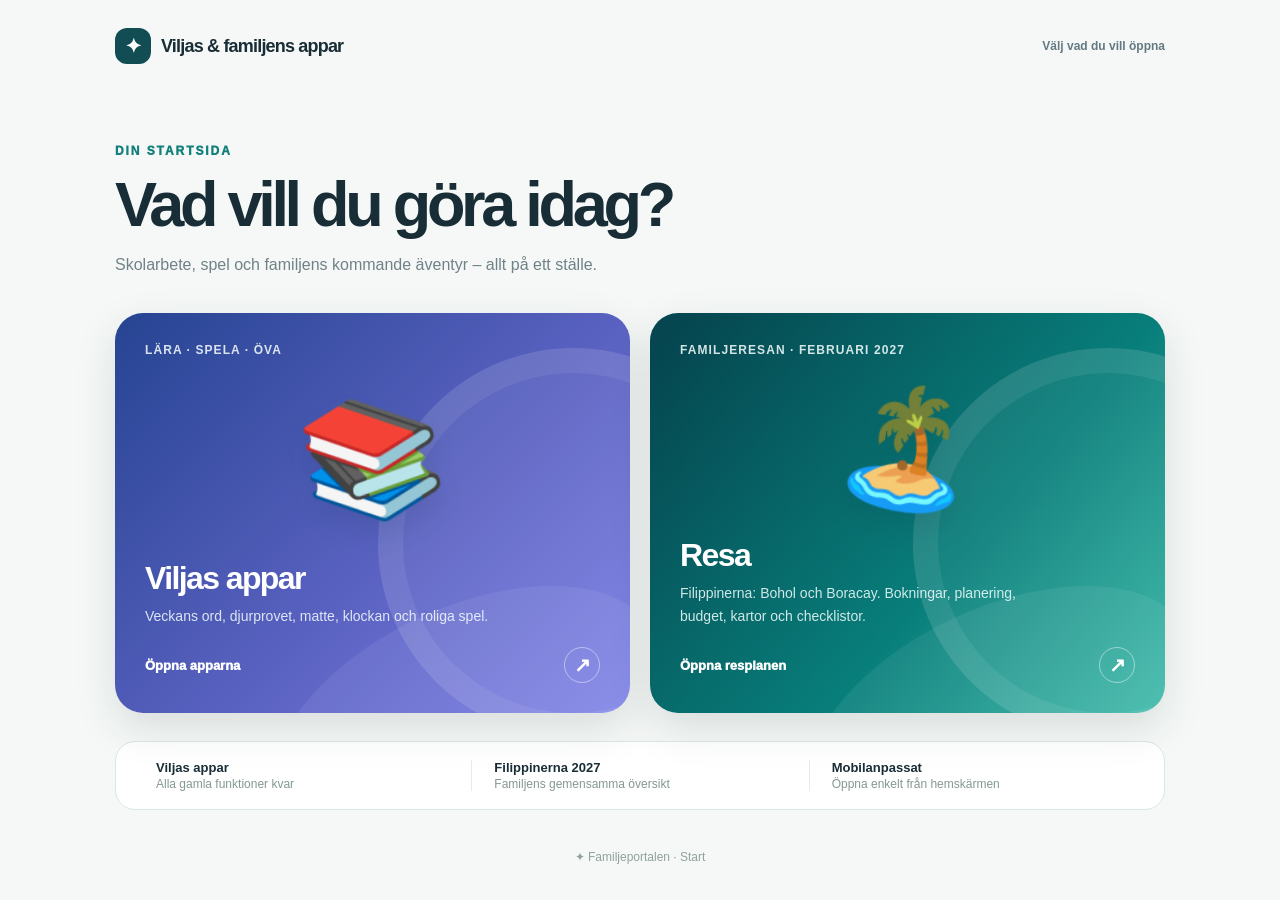
<file: index.html>
<!doctype html>
<html lang="sv">
<head>
<meta charset="utf-8">
<meta name="viewport" content="width=device-width,initial-scale=1,viewport-fit=cover">
<meta name="theme-color" content="#f8faf7">
<meta name="apple-mobile-web-app-capable" content="yes">
<meta name="description" content="Familjens appar och reseplanering.">
<link rel="manifest" href="manifest.json">
<title>Viljas appar & Resa</title>
<style>
:root{--ink:#182d36;--muted:#647981;--bg:#f5f8f6}*{box-sizing:border-box}body{margin:0;min-height:100dvh;font-family:ui-sans-serif,-apple-system,BlinkMacSystemFont,"Segoe UI",sans-serif;color:var(--ink);background:var(--bg);-webkit-font-smoothing:antialiased}
.shell{width:min(100% - 44px,1050px);margin-inline:auto}header{display:flex;justify-content:space-between;align-items:center;padding:28px 0}header .brand{font-size:18px;font-weight:880;letter-spacing:-.045em;display:flex;align-items:center;gap:10px}header .brand i{font-style:normal;background:#114d53;color:#fff;width:36px;height:36px;display:grid;place-items:center;border-radius:12px;font-size:20px}header .hint{font-size:12px;color:var(--muted);font-weight:760}
.hero{padding:52px 0 36px}.kicker{font-size:12px;letter-spacing:.16em;color:#13807b;font-weight:920;text-transform:uppercase}.hero h1{font-size:clamp(36px,6vw,63px);letter-spacing:-.068em;margin:12px 0 13px;line-height:1.09}.hero p{font-size:16px;color:#708187;max-width:520px;line-height:1.6;margin:0}
.grid{display:grid;grid-template-columns:repeat(2,minmax(0,1fr));gap:20px;margin-bottom:28px}.choice{position:relative;text-decoration:none;display:flex;flex-direction:column;overflow:hidden;min-height:400px;padding:30px;border-radius:28px;color:white;transition:transform .2s,box-shadow .2s;box-shadow:0 15px 42px #152c3320}.choice:hover{transform:translateY(-4px);box-shadow:0 24px 55px #152c332c}.choice:focus-visible{outline:4px solid #27c3a9;outline-offset:5px}
.choice.learn{background:linear-gradient(135deg,#264492 0%,#5961c0 55%,#7c7fe6 100%)}.choice.trip{background:linear-gradient(130deg,#054650 4%,#087e7a 60%,#36b7a6 100%)}
.choice:before{position:absolute;content:"";border-radius:50%;width:340px;height:340px;background:#ffffff10;right:-138px;top:35px;border:25px solid #ffffff12}.choice:after{position:absolute;content:"";bottom:-115px;right:-40px;width:410px;height:220px;background:#fff1;border-radius:50%;transform:rotate(-25deg)}.toplabel{font-weight:860;font-size:12px;letter-spacing:.09em;color:#f8ffffd9}.illustration{flex:1;display:flex;align-items:center;justify-content:center;position:relative;z-index:1;font-size:116px;filter:drop-shadow(0 14px 14px #0b273c20);transform:rotate(-8deg)}.choice.trip .illustration{transform:rotate(9deg)}.choice h2{position:relative;z-index:2;font-size:32px;letter-spacing:-.05em;line-height:1.1;margin:0 0 9px}.choice p{position:relative;z-index:2;font-size:14px;line-height:1.6;color:#f4ffffd8;max-width:350px;margin:0}.go{display:flex;align-items:center;justify-content:space-between;gap:10px;font-size:13px;font-weight:930;margin-top:20px;position:relative;z-index:2}.arrow{border:1px solid #fff7;width:36px;height:36px;display:grid;place-items:center;border-radius:50%;font-size:20px}
.meta{display:grid;grid-template-columns:repeat(3,1fr);border:1px solid #dae8e3;background:white;border-radius:20px;margin:17px 0 40px;padding:18px}.meta div{padding:0 22px;display:flex;flex-direction:column;gap:2px}.meta div+div{border-left:1px solid #e5ece9}.meta b{font-size:13px}.meta span{font-size:12px;color:#849895}footer{padding:0 0 30px;text-align:center;color:#91a19d;font-size:12px}
@media(max-width:720px){.shell{width:calc(100% - 26px)}header{padding:19px 4px}.hero{padding:30px 4px 27px}.hero h1{font-size:43px}.hero p{font-size:14px}.grid{grid-template-columns:1fr;gap:13px}.choice{min-height:265px;padding:22px;border-radius:20px}.illustration{position:absolute;right:8px;top:10px;font-size:92px;opacity:.75}.choice h2{margin-top:auto;font-size:29px}.choice p{max-width:245px;font-size:12px}.choice .toplabel{position:relative;z-index:2}.choice .go{margin-top:12px}.meta{margin-top:10px;padding:13px;grid-template-columns:1fr;gap:14px}.meta div{padding:0 7px}.meta div+div{padding-top:13px;border-left:0;border-top:1px solid #e5ece9}}@media(prefers-reduced-motion:reduce){*{transition:none!important}}
</style>
</head>
<body>
<div class="shell">
<header><div class="brand"><i>✦</i> Viljas & familjens appar</div><div class="hint">Välj vad du vill öppna</div></header>
<main>
<section class="hero"><div class="kicker">DIN STARTSIDA</div><h1>Vad vill du göra idag?</h1><p>Skolarbete, spel och familjens kommande äventyr – allt på ett ställe.</p></section>
<div class="grid">
<a class="choice learn" href="viljas-appar.html"><span class="toplabel">LÄRA · SPELA · ÖVA</span><div class="illustration" aria-hidden="true">📚</div><h2>Viljas appar</h2><p>Veckans ord, djurprovet, matte, klockan och roliga spel.</p><span class="go">Öppna apparna <span class="arrow" aria-hidden="true">↗</span></span></a>
<a class="choice trip" href="resa/"><span class="toplabel">FAMILJERESAN · FEBRUARI 2027</span><div class="illustration" aria-hidden="true">🏝️</div><h2>Resa</h2><p>Filippinerna: Bohol och Boracay. Bokningar, planering, budget, kartor och checklistor.</p><span class="go">Öppna resplanen <span class="arrow" aria-hidden="true">↗</span></span></a>
</div>
<div class="meta"><div><b>Viljas appar</b><span>Alla gamla funktioner kvar</span></div><div><b>Filippinerna 2027</b><span>Familjens gemensamma översikt</span></div><div><b>Mobilanpassat</b><span>Öppna enkelt från hemskärmen</span></div></div>
</main>
<footer>✦ Familjeportalen · Start</footer>
</div>
<script>if("serviceWorker" in navigator){window.addEventListener("load",function(){navigator.serviceWorker.register("./sw.js").catch(function(){});});}</script>
</body>
</html>
</file>
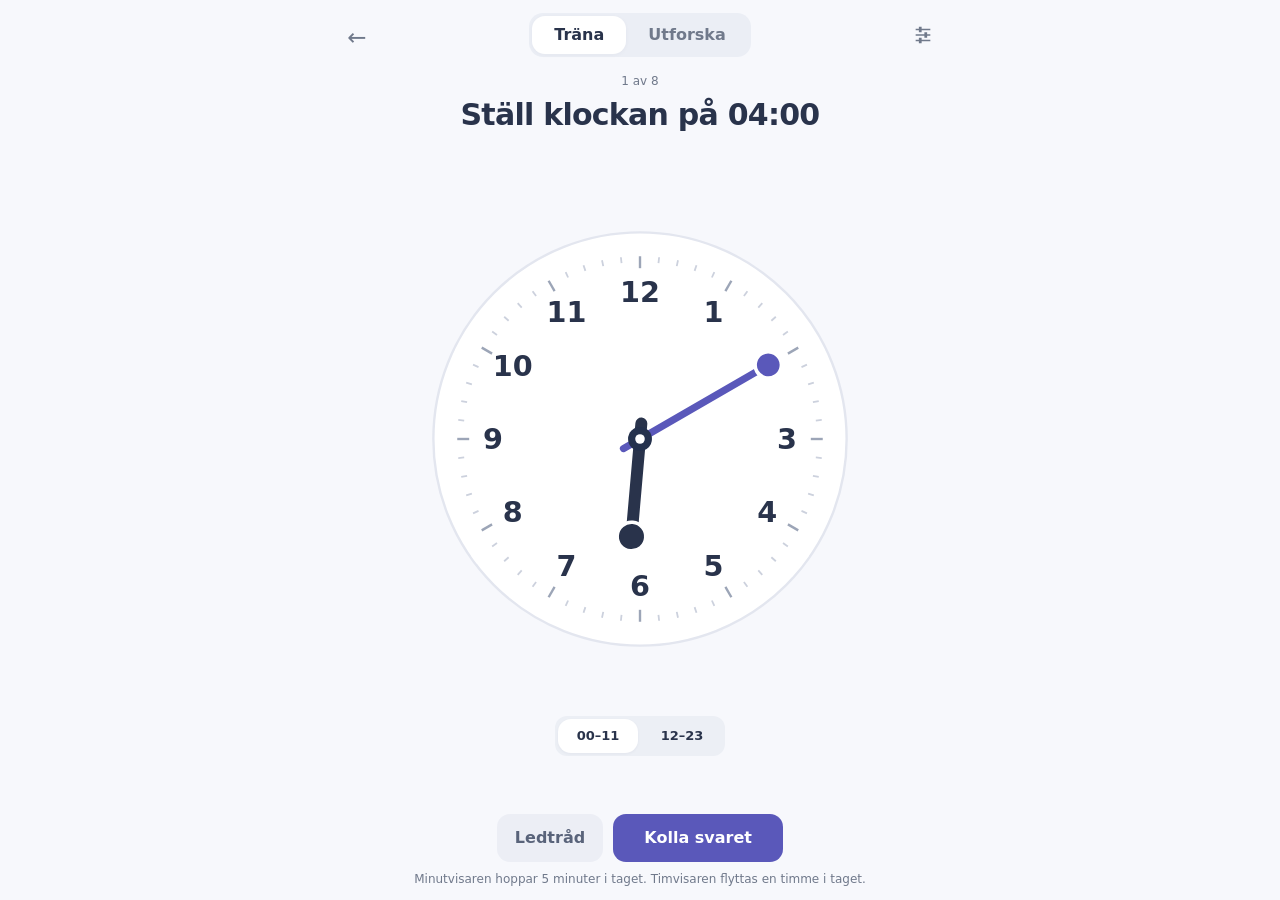
<file: klockan/index.html>
<!doctype html>
<html lang="sv">
<head>
<meta charset="utf-8"><meta name="viewport" content="width=device-width,initial-scale=1,viewport-fit=cover"><meta name="theme-color" content="#f7f8fc">
<title>Klockan · Viljas läxa</title><link rel="stylesheet" href="style.css"><link rel="manifest" href="../manifest.json">
<script defer src="time.js"></script><script defer src="game.js?v=clock-drag-20261108"></script>
</head>
<body>
<main class="app">
<header><a href="../" class="back" aria-label="Till Viljas läxa">←</a><nav aria-label="Välj läge"><button id="practiceTab" aria-pressed="true" class="active">Träna</button><button id="exploreTab" aria-pressed="false">Utforska</button></nav><button id="settingsButton" class="icon" aria-label="Inställningar"><svg width="22" height="22" viewBox="0 0 24 24" fill="none" stroke="currentColor" stroke-width="1.5" aria-hidden="true"><path d="M4 6h16M4 12h16M4 18h16"/><path d="M9 3v6M15 9v6M9 15v6" stroke-width="3"/></svg></button></header>
<section id="play" class="workspace">
<div class="prompt"><span id="counter"></span><h1 id="question" tabindex="-1"></h1><p id="context"></p></div>
<div class="clock-area"><svg id="clock" viewBox="0 0 360 360" aria-label="Analog klocka" role="group">
<circle cx="180" cy="180" r="173" class="clock-rim"/><circle cx="180" cy="180" r="156" fill="white"/>
<g id="ticks" aria-hidden="true"></g><g id="numbers" aria-hidden="true"></g><g id="minuteNumbers" aria-hidden="true"></g>
<g id="solution" hidden opacity=".3"><line id="ghostHour" x1="180" y1="180" x2="180" y2="98" stroke="#14a676" stroke-width="11" stroke-linecap="round"/><line id="ghostMinute" x1="180" y1="180" x2="180" y2="56" stroke="#14a676" stroke-width="7" stroke-linecap="round"/></g>
<g id="hourHand" class="hand" tabindex="0" role="slider" aria-label="Timvisare" aria-valuemin="0" aria-valuemax="1439"><line x1="180" y1="193" x2="180" y2="98" class="hour-line"/><circle cx="180" cy="98" r="12" class="hour-grip"/><line x1="180" y1="175" x2="180" y2="93" class="hit"/></g>
<g id="minuteHand" class="hand" tabindex="0" role="slider" aria-label="Minutvisare" aria-valuemin="0" aria-valuemax="1439"><line x1="180" y1="196" x2="180" y2="56" class="minute-line"/><circle cx="180" cy="56" r="11" class="minute-grip"/><line x1="180" y1="165" x2="180" y2="50" class="hit"/></g>
<circle cx="180" cy="180" r="10" fill="#24314d"/><circle cx="180" cy="180" r="4" fill="white"/>
</svg></div>
<div class="below-clock">
<div id="live" hidden><strong id="liveTime"></strong><span id="liveWords"></span></div>
<div id="periodControl" class="period-control" role="group" aria-label="Välj halva av dygnet"><button id="morning" aria-pressed="true">00–11</button><button id="evening" aria-pressed="false">12–23</button></div>
<form id="answerForm" hidden><label class="sr-only" for="hours">Skriv digital tid</label><input id="hours" inputmode="numeric" maxlength="2" placeholder="TT" aria-label="Timmar, 00 till 23" autocomplete="off"><span>:</span><input id="minutes" inputmode="numeric" maxlength="2" placeholder="MM" aria-label="Minuter, 00 till 59" autocomplete="off"></form>
</div>
<div class="bottom"><p id="feedback" role="status" aria-live="polite"></p><div class="actions"><button id="hint" class="secondary">Ledtråd</button><button id="check" class="primary">Kolla svaret</button><button id="next" class="primary" hidden>Nästa →</button></div><p id="instruction">Dra i visarna för att ställa klockan.</p></div>
</section>
<section id="summary" hidden><h1>Bra jobbat!</h1><p id="resultText"></p><button id="again" class="primary">Spela igen</button><button id="retry" class="secondary">Öva på det svåra</button></section>
</main>
<dialog id="settings"><form method="dialog"><div class="dialog-heading"><h2>Din träning</h2><button aria-label="Stäng inställningar" class="icon" value="cancel">×</button></div><label>Övning<select id="mode"><option value="mix">Ställ klockan · siffror och ord</option><option value="set">Ställ klockan · siffror</option><option value="words">Ställ klockan · ord</option><option value="read">Läs klockan · skriv tiden</option></select></label><label>Nivå<select id="level"><option value="0">Hela och halva timmar</option><option value="1">Kvart i och kvart över</option><option value="2" selected>Fem minuter i taget</option><option value="3">Alla minuter</option></select></label><label class="checkbox"><input id="showMinutes" type="checkbox"> Visa minutstöd</label><button class="primary" id="apply" value="apply">Klart</button></form></dialog>
</body></html>
</file>
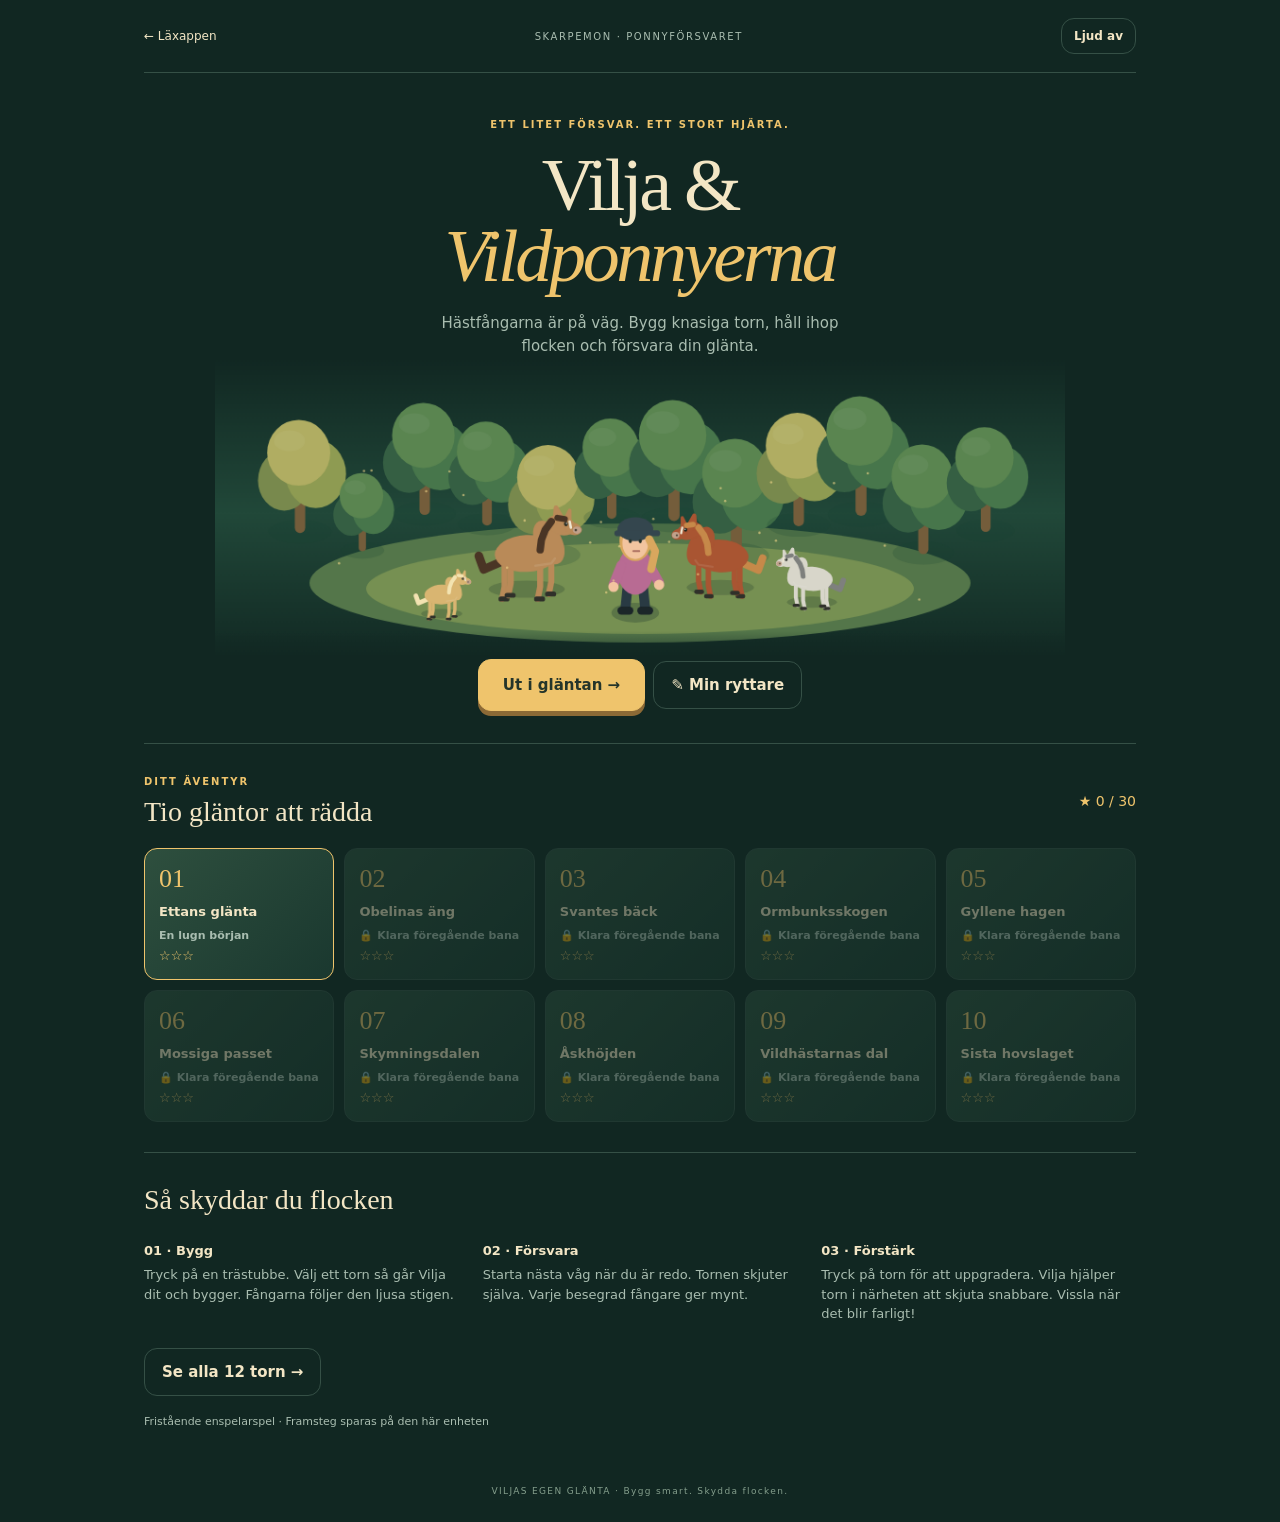
<file: ponnyforsvaret/index.html>
<!doctype html>
<html lang="sv">
<head><meta charset="utf-8"><meta name="viewport" content="width=device-width,initial-scale=1,viewport-fit=cover"><meta name="theme-color" content="#142d28"><title>Vilja & Vildponnyerna</title><link rel="stylesheet" href="game.css"></head>
<body>
<div id="app">
  <header><a href="../index.html" aria-label="Till läxappen">← Läxappen</a><span>SKARPEMON · PONNYFÖRSVARET</span><button id="sound" aria-label="Slå på ljud">Ljud av</button></header>
  <main id="menu">
    <section class="hero"><div class="eyebrow">ETT LITET FÖRSVAR. ETT STORT HJÄRTA.</div><h1>Vilja &<br><em>Vildponnyerna</em></h1><p>Hästfångarna är på väg. Bygg knasiga torn, håll ihop flocken och försvara din glänta.</p><canvas id="cover" width="900" height="330" aria-label="Vilja med sin ponnyflock i Skarpemons skog"></canvas><button class="primary" id="play">Ut i gläntan →</button><button class="quiet" id="character">✎ Min ryttare</button></section>
    <section class="map"><div class="sectionhead"><div><div class="eyebrow">DITT ÄVENTYR</div><h2>Tio gläntor att rädda</h2></div><span id="totalStars"></span></div><div id="levels"></div></section>
    <section class="guide"><h2>Så skyddar du flocken</h2><div class="guidegrid"><p><b>01 · Bygg</b>Tryck på en trästubbe. Välj ett torn så går Vilja dit och bygger. Fångarna följer den ljusa stigen.</p><p><b>02 · Försvara</b>Starta nästa våg när du är redo. Tornen skjuter själva. Varje besegrad fångare ger mynt.</p><p><b>03 · Förstärk</b>Tryck på torn för att uppgradera. Vilja hjälper torn i närheten att skjuta snabbare. Vissla när det blir farligt!</p></div><button class="quiet" id="catalogue">Se alla 12 torn →</button><p class="fine">Fristående enspelarspel · Framsteg sparas på den här enheten</p></section>
  </main>
  <main id="game" hidden>
    <div class="gamebar"><button id="back">☰ Meny</button><div><b id="levelTitle"></b><small id="waveLabel"></small></div><button id="pause" aria-label="Pausa spelet">Ⅱ</button></div>
    <div class="hud"><span>🪙 <b id="coins">0</b></span><span>♡ <b id="lives">10</b> <small>ponnyer</small></span><button id="speed">1×</button></div>
    <div class="board"><canvas id="field" width="640" height="700" tabindex="0" aria-label="Spelplan. Tryck på en stubbe för att bygga, ett torn för att uppgradera eller marken för att flytta Vilja."></canvas><div id="banner" role="status" aria-live="polite"></div><div id="pauseVeil" hidden><h2>Paus</h2><button class="primary" id="resume">Fortsätt →</button></div></div>
    <div class="actionbar"><button class="primary" id="wave">Starta våg 1 →</button><button id="whistle">♫ Vissla <small>Fångarna stannar</small></button></div>
    <p class="tip" id="tip">Tryck på en stubbe och bygg ditt första torn.</p>
  </main>
  <footer>VILJAS EGEN GLÄNTA · Bygg smart. Skydda flocken.</footer>
</div>
<dialog id="sheet"><div class="sheethead"><div><div class="eyebrow" id="sheetEyebrow">BYGG VID STUBBEN</div><h2 id="sheetTitle">Välj ditt torn</h2></div><button id="closeSheet" aria-label="Stäng">✕</button></div><div id="sheetBody"></div></dialog>
<dialog id="editor"><div class="sheethead"><h2>Din ryttare</h2><button id="closeEditor" aria-label="Stäng">✕</button></div><canvas id="avatar" width="320" height="200"></canvas><form id="characterForm"><label>Namn<input id="riderName" maxlength="20" required value="Vilja"></label><div class="formgrid"><label>Hår<select id="hair"><option value="#d9a75e">Guldblont</option><option value="#603c27">Brunt</option><option value="#25252a">Svart</option><option value="#b5502b">Rött</option><option value="#d984bd">Rosa</option></select></label><label>Hudton<select id="skin"><option value="#f2c49f">Ljus</option><option value="#d49c70">Varm</option><option value="#a56b4a">Brun</option><option value="#694632">Mörk</option></select></label><label>Jacka<input type="color" id="jacket" value="#b86b93"></label><label>Hjälm<input type="color" id="helmet" value="#34464e"></label></div><button class="primary" type="submit">Spara min ryttare →</button></form></dialog>
<dialog id="result"><div id="resultBody"></div></dialog>
<script src="game.js"></script>
</body></html>
</file>
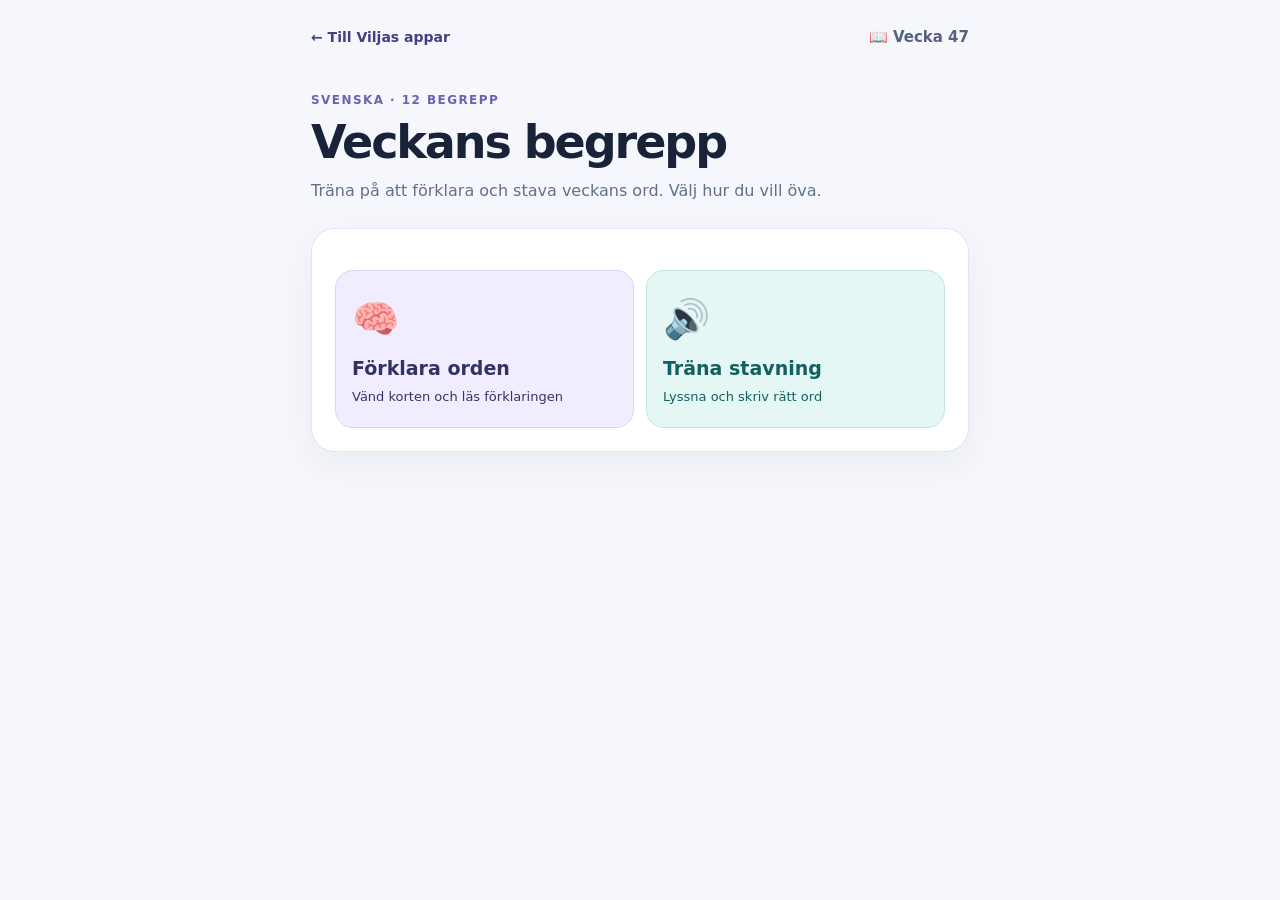
<file: begrepp.html>
<!doctype html>
<html lang="sv">
<head>
<meta charset="utf-8">
<meta name="viewport" content="width=device-width,initial-scale=1,viewport-fit=cover">
<meta name="theme-color" content="#f5f7fc">
<title>Veckans begrepp · Viljas appar</title>
<style>
:root{--ink:#18233a;--muted:#617088;--blue:#433e80;--edge:#e0e6f0;--bg:#f5f7fc}
*{box-sizing:border-box;-webkit-tap-highlight-color:transparent}
body{margin:0;background:var(--bg);color:var(--ink);font:16px/1.5 system-ui,-apple-system,BlinkMacSystemFont,"Segoe UI",sans-serif}
main{max-width:690px;margin:0 auto;min-height:100dvh;padding:15px 16px 40px}
header{display:flex;align-items:center;justify-content:space-between;gap:10px;margin-bottom:32px}
header a{color:var(--blue);text-decoration:none;font-size:14px;font-weight:800;display:inline-flex;align-items:center;min-height:44px}
header strong{font-size:15px;color:#56617e}
.eyebrow{font-size:12px;font-weight:900;letter-spacing:.12em;color:#6965ab;text-transform:uppercase}
h1{font-size:clamp(32px,8vw,46px);line-height:1.1;letter-spacing:-.045em;margin:8px 0 11px}
.intro{color:var(--muted);margin:0 0 25px}
[hidden]{display:none!important}
.panel{background:#fff;border:1px solid var(--edge);border-radius:24px;padding:23px;box-shadow:0 12px 35px #172b4c0e}
.pick{display:grid;grid-template-columns:repeat(2,minmax(0,1fr));gap:12px;margin-top:18px}
.pick a{background:#f1edff;color:#323363;border:1px solid #d8d4fb;border-radius:18px;text-decoration:none;min-height:150px;padding:20px 16px;display:flex;flex-direction:column;justify-content:center;gap:9px;touch-action:manipulation}
.pick a:nth-child(2){background:#e5f7f4;color:#145f60;border-color:#c1e5df}
.pick a .emoji{font-size:38px}
.pick a strong{font-size:19px;line-height:1.2}
.pick a small{font-size:13px;line-height:1.4}
.top{display:flex;align-items:center;justify-content:space-between;gap:9px;margin-bottom:16px}
.counter{color:var(--muted);font-size:14px;font-weight:800}
.progress{height:9px;background:#e7edf4;border-radius:12px;overflow:hidden;margin-bottom:17px}
.progress span{display:block;width:0;height:100%;background:#6b63c8;transition:width .2s}
button{font:inherit;cursor:pointer;touch-action:manipulation}
.btn{border:0;border-radius:15px;background:var(--blue);color:#fff;padding:13px 16px;min-height:54px;font-weight:850}
.btn.light{background:#e9ecf3;color:#29364c}
.btn:focus-visible,a:focus-visible,input:focus-visible{outline:3px solid #2e83cb;outline-offset:3px}
.buttons{display:grid;grid-template-columns:1fr 1fr;gap:11px;margin-top:14px}
.card{width:100%;min-height:310px;background:linear-gradient(145deg,#f0ebff,#fff 55%);border:2px solid #ddd7fa;border-radius:25px;padding:28px 20px;display:flex;flex-direction:column;justify-content:center;align-items:center;gap:24px;text-align:center;color:var(--ink);box-shadow:0 10px 30px #302d6a12}
.card .term{font-size:clamp(28px,7vw,39px);line-height:1.2;font-weight:900;overflow-wrap:anywhere}
.card .term.definition{font-size:clamp(21px,5vw,27px);font-weight:780}
.card small{font-size:13px;color:var(--muted);font-weight:700}
.listen{display:block;margin:5px auto 14px;border:0;background:#e9e6fd;border-radius:99px;width:98px;height:98px;font-size:42px}
.hint{text-align:center;color:var(--muted);font-size:14px}
.input{width:100%;min-height:60px;border:2px solid #d8deeb;border-radius:15px;padding:12px;font:inherit;font-size:21px;text-align:center;background:#fff;margin:13px 0}
.feedback{border-radius:14px;padding:13px;margin:12px 0;font-weight:700;line-height:1.45}
.feedback.good{background:#dcfce7;color:#176437}
.feedback.bad{background:#fee2e2;color:#932d29}
.end{text-align:center;padding:22px 0}
.end strong{display:block;font-size:56px;color:var(--blue)}
.note{color:var(--muted);font-size:13px}
@media(max-width:410px){main{padding:12px 11px 32px}.panel{padding:17px}.pick{gap:9px}.pick a{padding:15px 12px}.card{min-height:280px}}
</style>
</head>
<body>
<main>
<header><a href="viljas-appar.html">← Till Viljas appar</a><strong>📖 Vecka 47</strong></header>
<section id="choose">
<div class="eyebrow">SVENSKA · 12 BEGREPP</div>
<h1>Veckans begrepp</h1>
<p class="intro">Träna på att förklara och stava veckans ord. Välj hur du vill öva.</p>
<div class="panel"><div class="pick">
<a href="?mode=flash"><span class="emoji" aria-hidden="true">🧠</span><strong>Förklara orden</strong><small>Vänd korten och läs förklaringen</small></a>
<a href="?mode=spell"><span class="emoji" aria-hidden="true">🔊</span><strong>Träna stavning</strong><small>Lyssna och skriv rätt ord</small></a>
</div></div>
</section>
<section id="flash" hidden>
<div class="eyebrow">KUNSKAPSKORT</div><h1>Förklara orden</h1><p class="intro">Tryck på kortet för att se förklaringen.</p>
<div class="panel">
<div class="top"><a href="begrepp.html">← Välj övning</a><span id="flashCounter" class="counter"></span></div>
<div class="progress"><span id="flashProgress"></span></div>
<button type="button" id="flashCard" class="card" aria-label="Vänd begreppskort">
<span id="flashWord" class="term"></span><small id="flashHint">Tryck för förklaring</small>
</button>
<div class="buttons"><button type="button" class="btn light" id="prevCard">← Föregående</button><button type="button" class="btn" id="nextCard">Nästa →</button></div>
</div>
</section>
<section id="spell" hidden>
<div class="eyebrow">RÄTTSTAVNING</div><h1>Träna stavning</h1><p class="intro">Lyssna på ordet och skriv det du hör.</p>
<div class="panel">
<div class="top"><a href="begrepp.html">← Välj övning</a><span class="counter" id="spellCounter"></span></div>
<div class="progress"><span id="spellProgress"></span></div>
<div id="spellPlay">
<button id="speak" type="button" class="listen" aria-label="Lyssna på ordet">🔊</button>
<p class="hint" id="audioHint">Tryck på högtalaren för att höra ordet.</p>
<form id="spellForm">
<input id="answer" class="input" type="text" placeholder="Skriv ordet här" autocomplete="off" autocorrect="off" autocapitalize="none" spellcheck="false" enterkeyhint="done" aria-label="Ditt stavningssvar">
<div id="feedback" class="feedback" role="status" hidden></div>
<button id="check" class="btn" type="submit" style="width:100%">Kolla svaret</button>
</form>
<button id="nextSpell" class="btn" type="button" style="width:100%;margin-top:12px" hidden>Nästa ord →</button>
</div>
<div id="spellDone" class="end" hidden><strong id="finalScore"></strong><p id="finalMessage"></p><button id="again" type="button" class="btn">Kör igen</button></div>
</div>
</section>
</main>
<script>
const words=[{"word":"Hansan","back":"Ett förbund av handelsstäder under medeltiden. Städerna samarbetade för att skydda och utveckla handeln.","caseSensitive":true},{"word":"Östersjön","back":"Havet öster om Sverige, mellan bland annat Sverige, Finland, Baltikum, Polen och Tyskland.","caseSensitive":true},{"word":"köpmän","back":"Människor som köper och säljer varor, till exempel mellan städer och länder."},{"word":"Lübeck","back":"En stad i norra Tyskland som var en viktig handelsstad och ledande inom Hansan på medeltiden.","caseSensitive":true},{"word":"ståndssamhälle","back":"Ett samhälle där människor delades in i olika stånd: adel, präster, borgare och bönder."},{"word":"borgare","back":"Förr en person som hörde till staden och ofta arbetade med handel eller hantverk."},{"word":"inre befruktning","back":"När en spermie befruktar ett ägg inne i honans kropp."},{"word":"yttre befruktning","back":"När ägg och spermier möts utanför honans kropp, oftast i vatten."},{"word":"fullständig förvandling","back":"När en insekt utvecklas från ägg till larv, puppa och vuxen insekt, som en fjäril."},{"word":"ofullständig förvandling","back":"När en insekt utvecklas från ägg till nymf och sedan vuxen insekt, utan puppstadium."},{"word":"nymf","back":"En ung insekt som liknar en vuxen insekt men inte är färdigutvecklad, till exempel en ung gräshoppa."},{"word":"puppa","back":"Stadiet mellan larv och vuxen insekt vid fullständig förvandling."}];
const $=id=>document.getElementById(id);
const mode=new URLSearchParams(window.location.search).get("mode");
let flashIndex=0,flipped=false,order=[],spellIndex=0,score=0,answered=false;
function show(id){["choose","flash","spell"].forEach(name=>$(name).hidden=name!==id)}
function renderFlash(){
const entry=words[flashIndex];
$("flashCounter").textContent=(flashIndex+1)+" av "+words.length;
$("flashProgress").style.width=((flashIndex+1)/words.length*100)+"%";
$("flashWord").textContent=flipped?entry.back:entry.word;
$("flashWord").className="term"+(flipped?" definition":"");
$("flashHint").textContent=flipped?"Tryck för nästa titt på ordet":"Tryck för förklaring";
$("flashCard").setAttribute("aria-label",flipped?"Visa ordet":"Visa förklaringen för "+entry.word);
}
$("flashCard").addEventListener("click",()=>{flipped=!flipped;renderFlash()});
$("prevCard").addEventListener("click",()=>{flashIndex=(flashIndex-1+words.length)%words.length;flipped=false;renderFlash()});
$("nextCard").addEventListener("click",()=>{flashIndex=(flashIndex+1)%words.length;flipped=false;renderFlash()});
function normalize(value){return value.trim().toLocaleLowerCase("sv-SE").replace(/\s+/g," ").normalize("NFC")}
function startSpelling(){
order=words.map((_,i)=>i);
for(let i=order.length-1;i>0;i--){const j=Math.floor(Math.random()*(i+1));[order[i],order[j]]=[order[j],order[i]]}
spellIndex=0;score=0;$("spellDone").hidden=true;$("spellPlay").hidden=false;renderSpell();
}
function renderSpell(){
answered=false;
$("answer").value="";$("answer").readOnly=false;
$("feedback").hidden=true;$("feedback").className="feedback";
$("check").hidden=false;$("nextSpell").hidden=true;
$("spellCounter").textContent=(spellIndex+1)+" av "+order.length;
$("spellProgress").style.width=((spellIndex+1)/order.length*100)+"%";
}
function speak(){
const entry=words[order[spellIndex]];
if(!entry)return;
if(!("speechSynthesis" in window)){$("audioHint").textContent="Ljud saknas i denna webbläsare. Träna med kunskapskorten i stället.";return}
window.speechSynthesis.cancel();
const utterance=new SpeechSynthesisUtterance(entry.word);
utterance.lang="sv-SE";utterance.rate=.8;
const voice=window.speechSynthesis.getVoices().find(v=>v.lang.toLowerCase()==="sv-se")||window.speechSynthesis.getVoices().find(v=>v.lang.toLowerCase().startsWith("sv"));
if(voice)utterance.voice=voice;
window.speechSynthesis.speak(utterance);
}
$("speak").addEventListener("click",speak);
$("spellForm").addEventListener("submit",event=>{
event.preventDefault();
if(answered)return;
const value=$("answer").value.trim();
if(!value)return;
answered=true;
$("answer").readOnly=true;
const entry=words[order[spellIndex]];
const correct=normalize(value)===normalize(entry.word)&&(!entry.caseSensitive||value.normalize("NFC")===entry.word);
if(correct)score++;
$("feedback").textContent=correct?"✓ Rätt! "+entry.back:"Rätt stavning är: "+entry.word+". "+entry.back;
$("feedback").className="feedback "+(correct?"good":"bad");
$("feedback").hidden=false;$("check").hidden=true;$("nextSpell").hidden=false;
$("nextSpell").textContent=spellIndex===order.length-1?"Visa resultat":"Nästa ord →";
});
$("nextSpell").addEventListener("click",()=>{
if(spellIndex+1<order.length){spellIndex++;renderSpell();return}
$("spellPlay").hidden=true;$("spellDone").hidden=false;
$("finalScore").textContent=score+" / "+order.length;
$("finalMessage").textContent=score===order.length?"Perfekt! Alla rätt.":"Bra jobbat! Fortsätt öva på orden som var svåra.";
});
$("again").addEventListener("click",startSpelling);
if(mode==="flash"){show("flash");renderFlash()}
else if(mode==="spell"){show("spell");startSpelling()}
else show("choose");
</script>
</body>
</html>
</file>
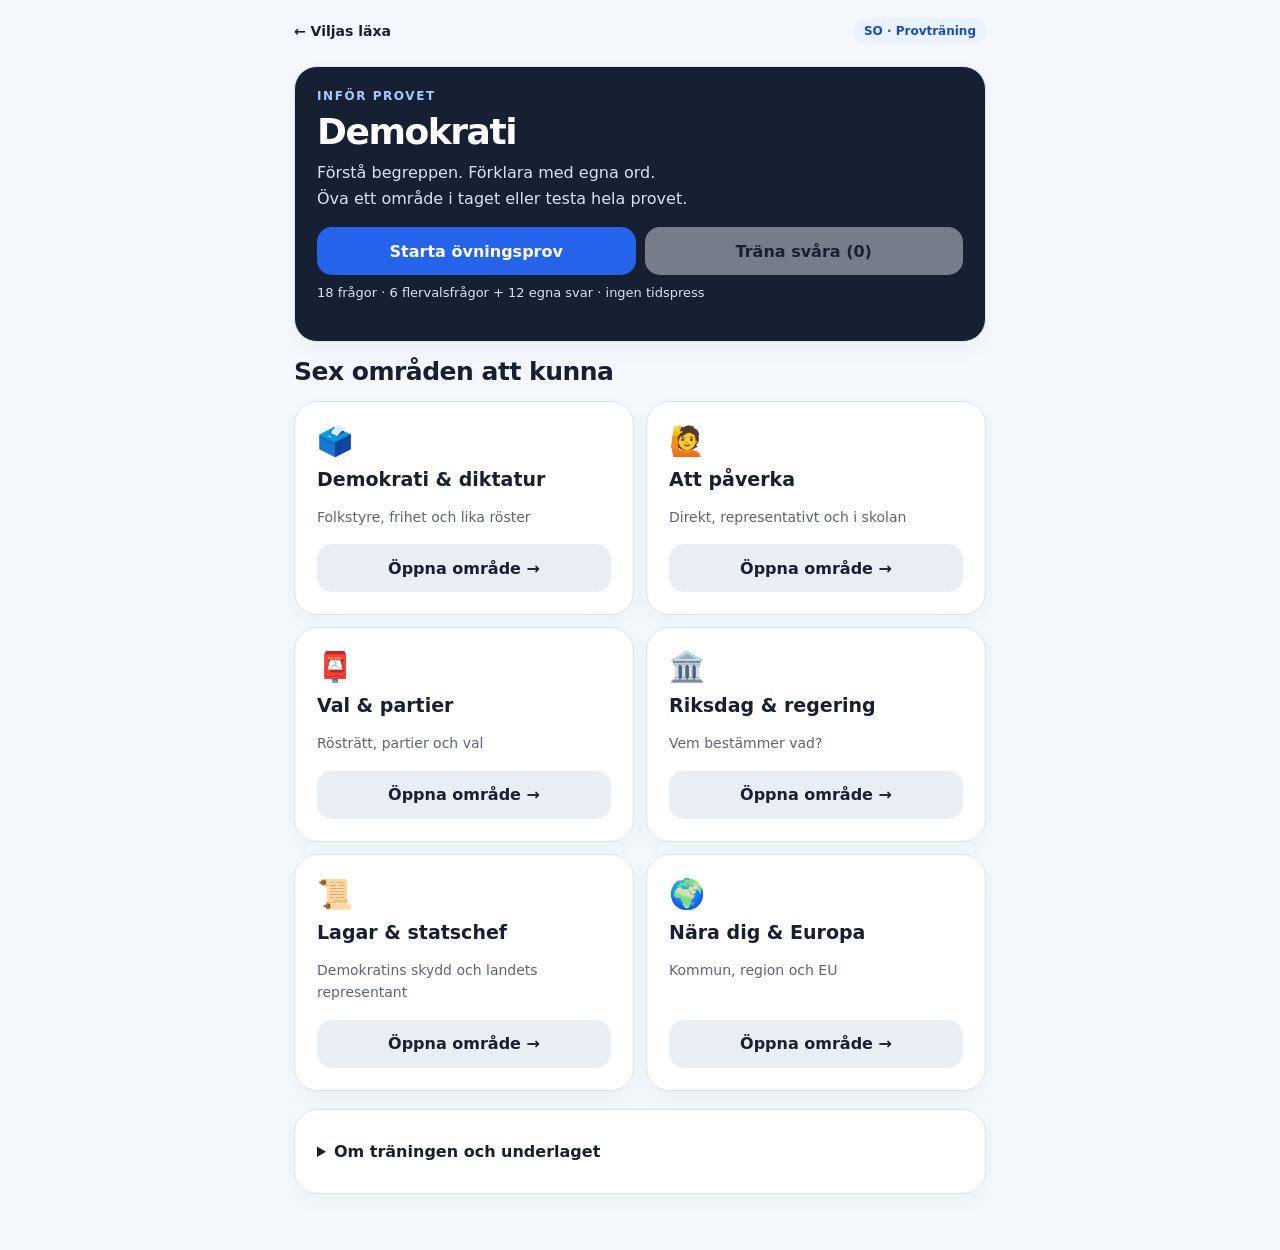
<file: demokrati.html>
<!doctype html>
<html lang="sv"><head><meta charset="utf-8"><meta name="viewport" content="width=device-width,initial-scale=1,viewport-fit=cover"><meta name="theme-color" content="#2563eb"><title>Demokrati · Viljas läxa</title><link rel="manifest" href="manifest.json">
<style>
:root{--bg:#f4f7fb;--ink:#172033;--muted:#596579;--blue:#2563eb;--line:#d9e2ef}*{box-sizing:border-box}body{margin:0;background:var(--bg);color:var(--ink);font-family:system-ui,-apple-system,sans-serif}button,a,input,textarea{font:inherit}button,a{touch-action:manipulation}button{cursor:pointer}button:disabled{opacity:.45;cursor:default}button:focus-visible,a:focus-visible,textarea:focus-visible{outline:3px solid #f59e0b;outline-offset:3px}button,.button{border:0;border-radius:15px;background:var(--blue);color:white;padding:14px 17px;min-height:48px;font-weight:750;text-decoration:none;text-align:center;display:inline-block}.light{background:#e9eef5;color:var(--ink)}.dark{background:#172033}.app{max-width:720px;margin:auto;padding:18px 14px 40px}header{display:flex;align-items:center;justify-content:space-between;gap:12px;margin-bottom:22px}header a{color:var(--ink);text-decoration:none;font-weight:750;font-size:14px}.eyebrow{font-size:12px;text-transform:uppercase;letter-spacing:.13em;color:var(--blue);font-weight:850}h1{font-size:36px;letter-spacing:-.04em;margin:8px 0}h2{font-size:25px;letter-spacing:-.02em;margin:8px 0 14px;line-height:1.25}h3{font-size:19px;margin:0 0 8px}p{line-height:1.6;margin:8px 0 16px}.muted{color:var(--muted)}.panel{background:white;border:1px solid var(--line);border-radius:23px;padding:22px;margin-bottom:14px;box-shadow:0 8px 24px #17203308}.hero{background:#172033;color:white}.hero .eyebrow{color:#a8c8ff}.hero p{color:#d8e2f4}.grid{display:grid;grid-template-columns:1fr 1fr;gap:12px}.grid>.panel{margin:0;display:flex;flex-direction:column}.grid>.panel p{font-size:14px;flex:1}.icon{font-size:29px;margin-bottom:10px}.row{display:flex;gap:9px;flex-wrap:wrap}.row>*{flex:1}.tiny{font-size:13px;line-height:1.5}.pill{background:#eaf1ff;color:#1e4db7;border-radius:20px;padding:6px 10px;font-size:12px;font-weight:800}.space{margin-top:18px}.top{display:flex;align-items:center;justify-content:space-between;gap:12px;margin-bottom:18px}.bar{height:7px;background:#e6edf8;border-radius:10px;overflow:hidden;margin:15px 0 22px}.bar>div{height:100%;background:var(--blue)}.question{font-size:24px;line-height:1.4}.choices{display:grid;gap:10px;margin:20px 0}.choice{background:white;color:var(--ink);border:2px solid var(--line);text-align:left;line-height:1.4}.choice.selected{border-color:var(--blue);background:#eaf1ff}.feedback{background:#eff6ff;padding:18px;border-radius:16px;margin:20px 0;line-height:1.6}.good{background:#e5f6eb}.bad{background:#fff0e9}textarea{width:100%;min-height:150px;padding:15px;border-radius:16px;border:2px solid var(--line);resize:vertical;font-size:17px;line-height:1.5}label{display:block;margin:12px 0 8px;font-weight:750}ul{padding-left:22px;line-height:1.7}.flash-card{width:100%;min-height:280px;background:#fff;color:var(--ink);border:2px solid var(--line);font-size:28px;display:flex;align-items:center;justify-content:center;flex-direction:column;padding:25px;gap:25px}.flash-card.flipped{background:#eff6ff;font-size:21px;line-height:1.5}.flash-card small{font-size:13px;color:var(--muted);font-weight:500}.score{font-size:48px;font-weight:850;letter-spacing:-.04em}details{margin:12px 0}summary{cursor:pointer;padding:10px 0;font-weight:750}blockquote{margin:12px 0;padding:12px 15px;border-left:3px solid #9bb8e8;white-space:pre-wrap;overflow-wrap:anywhere}.review{padding:18px 0;border-bottom:1px solid var(--line)}a{color:#1d4ed8}#notice{font-size:13px;color:#596579} @media(max-width:420px){.app{padding:14px 10px 30px}.panel{padding:17px}.grid{grid-template-columns:1fr}.question{font-size:22px}h1{font-size:32px}.row>button{padding:13px 10px}}@media(prefers-reduced-motion:no-preference){.panel{animation:enter .2s ease-out}@keyframes enter{from{opacity:.5;transform:translateY(4px)}to{opacity:1;transform:translateY(0)}}}
</style></head><body><div class="app"><header><a href="./index.html">← Viljas läxa</a><span class="pill">SO · Provträning</span></header><main id="app"></main><p id="notice" role="status"></p></div><script src="democracy-data.js"></script><script src="democracy.js"></script></body></html>
</file>
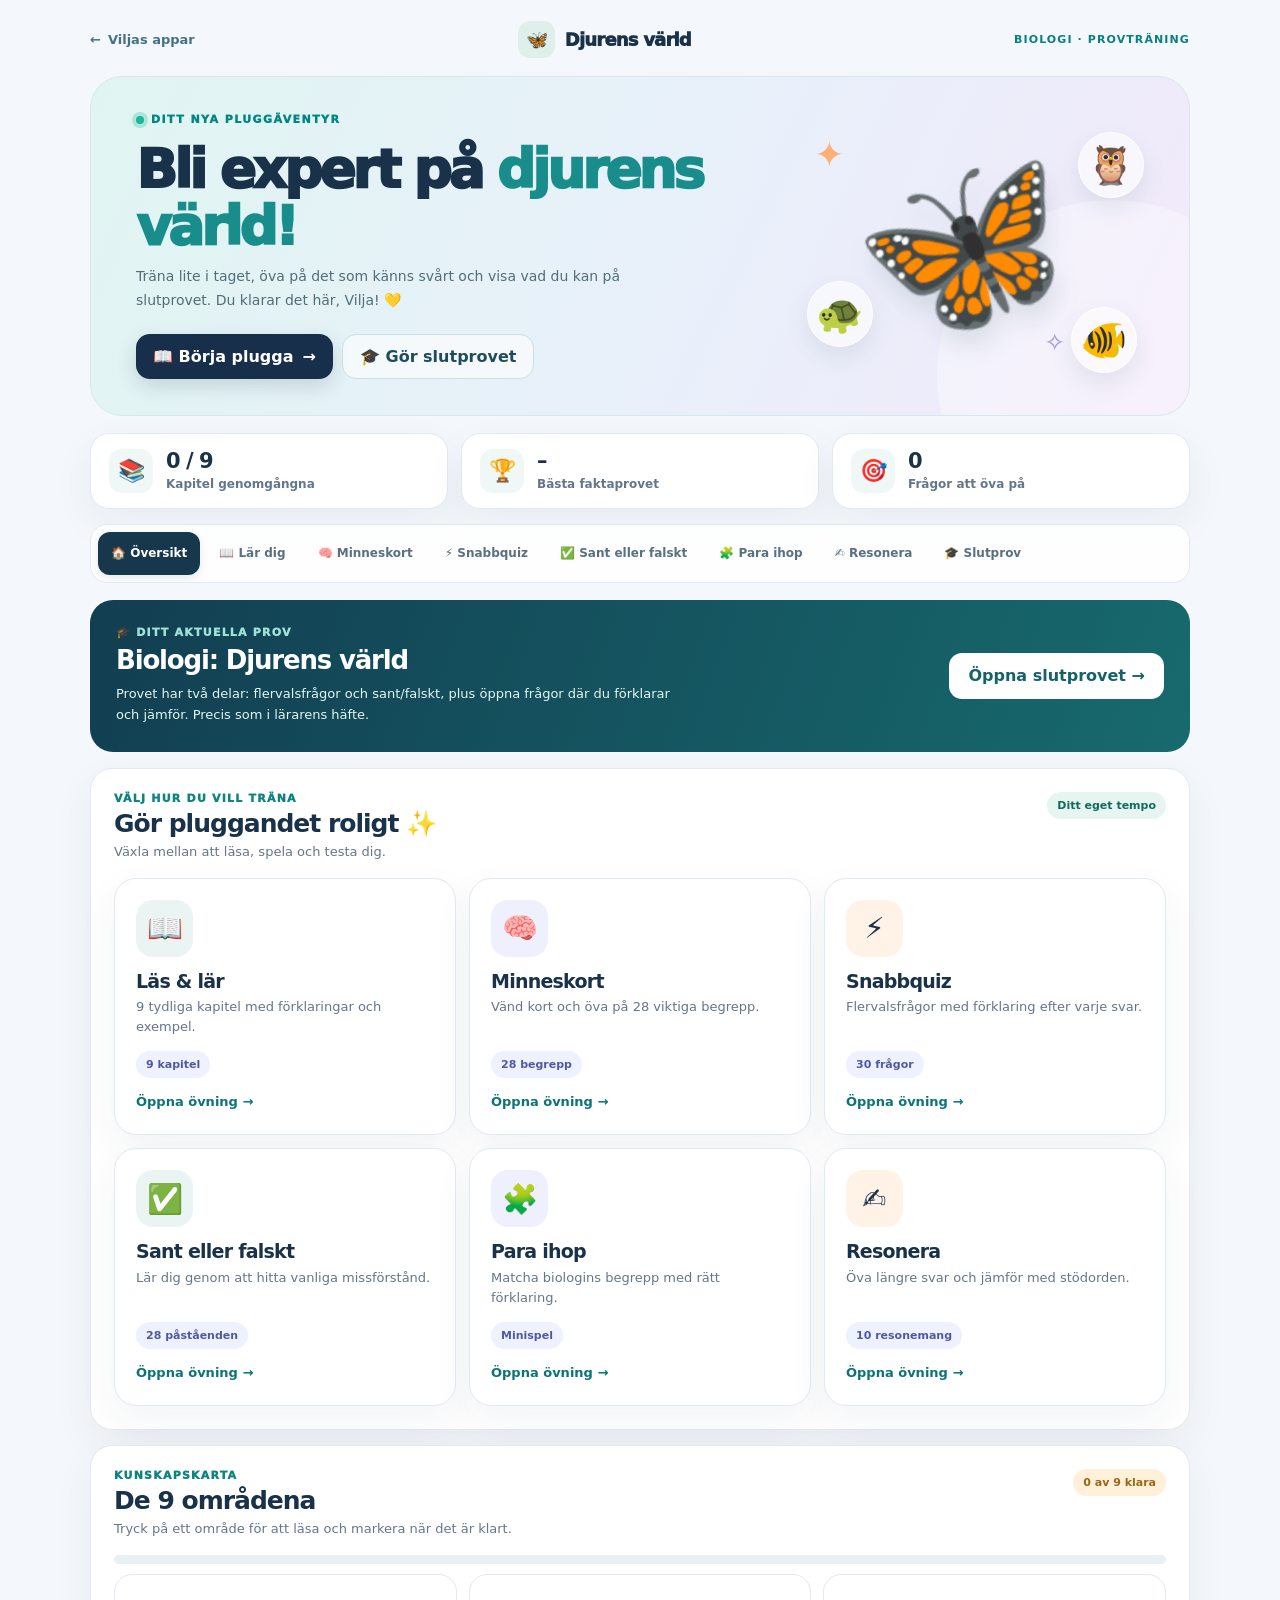
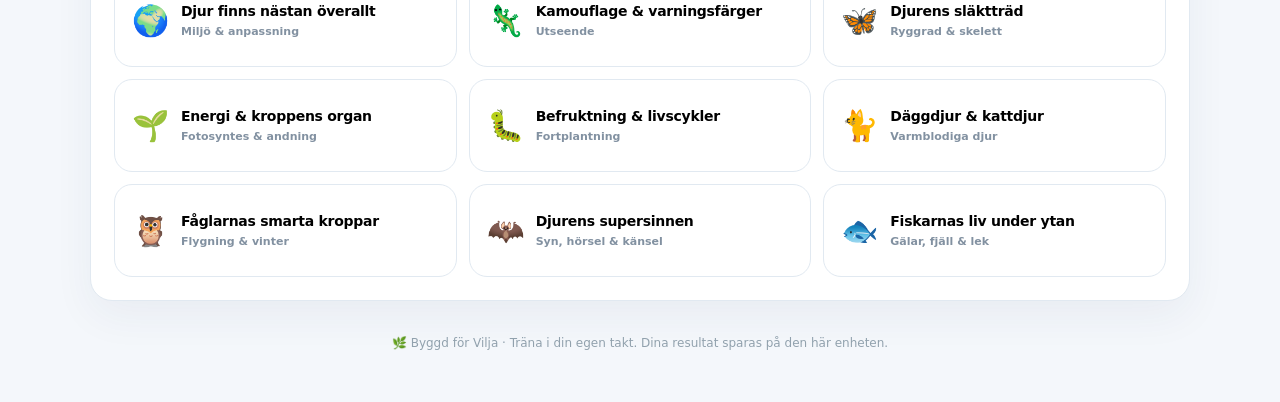
<file: djur.html>
<!doctype html>
<html lang="sv">
<head>
  <meta charset="utf-8">
  <meta name="viewport" content="width=device-width,initial-scale=1,viewport-fit=cover">
  <meta name="theme-color" content="#f0f5fb">
  <meta name="apple-mobile-web-app-capable" content="yes">
  <meta name="description" content="Viljas biologiövningar om djur med faktagenomgångar, minneskort, quiz, sant/falskt, begreppsmatch och slutprov.">
  <title>Djurens värld · Viljas appar</title>
  <link rel="manifest" href="./manifest.json">
  <link rel="stylesheet" href="./djur.css">
</head>
<body>
<div class="app">
  <header class="topbar">
    <a href="./viljas-appar.html" class="backlink" aria-label="Tillbaka till Viljas appar"><span aria-hidden="true">←</span> Viljas appar</a>
    <div class="topbrand"><span class="brandicon" aria-hidden="true">🦋</span> <span>Djurens värld</span></div>
    <span class="grade">BIOLOGI · PROVTRÄNING</span>
  </header>
  <section class="hero" aria-labelledby="heroTitle">
    <div class="heroCopy">
      <div class="eyebrow"><span class="dot"></span> DITT NYA PLUGGÄVENTYR</div>
      <h1 id="heroTitle">Bli expert på <em>djurens värld!</em></h1>
      <p>Träna lite i taget, öva på det som känns svårt och visa vad du kan på slutprovet. Du klarar det här, Vilja! 💛</p>
      <div class="heroButtons">
        <button class="primary" data-nav="study">📖 Börja plugga <span aria-hidden="true">→</span></button>
        <button class="secondary" data-nav="exam">🎓 Gör slutprovet</button>
      </div>
    </div>
    <div class="heroArt" aria-hidden="true">
      <span class="artOrbit orbitA">🐢</span><span class="artOrbit orbitB">🦉</span><span class="artOrbit orbitC">🐠</span><div class="artMain">🦋</div>
      <span class="artStar">✦</span><span class="artStar two">✧</span>
    </div>
  </section>
  <div class="stats" id="stats" aria-label="Dina framsteg"></div>
  <nav id="navigation" class="tabs" aria-label="Välj övning">
    <button data-nav="home" class="active">🏠 Översikt</button>
    <button data-nav="study">📖 Lär dig</button>
    <button data-nav="cards">🧠 Minneskort</button>
    <button data-nav="quiz">⚡ Snabbquiz</button>
    <button data-nav="tf">✅ Sant eller falskt</button>
    <button data-nav="match">🧩 Para ihop</button>
    <button data-nav="essay">✍️ Resonera</button>
    <button data-nav="exam">🎓 Slutprov</button>
  </nav>
  <main id="view" tabindex="-1" aria-label="Övningsinnehåll"></main>
  <footer>🌿 Byggd för Vilja · Träna i din egen takt. Dina resultat sparas på den här enheten.</footer>
</div>
<script src="./djur-data.js"></script>
<script src="./djur.js"></script>
<script>if('serviceWorker' in navigator){window.addEventListener('load',()=>navigator.serviceWorker.register("./sw.js").catch(()=>{}));}</script>
</body>
</html>
</file>
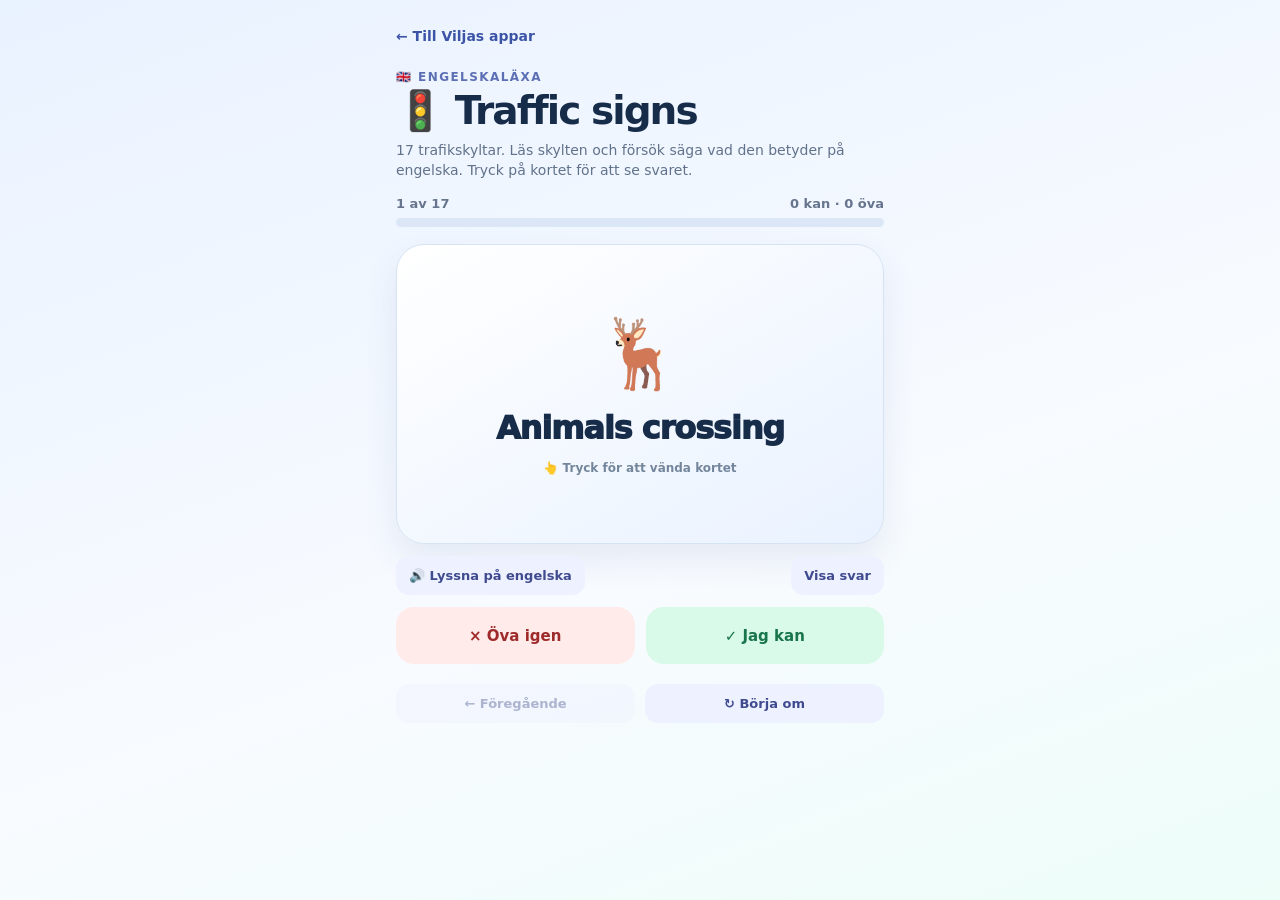
<file: engelska-skyltar.html>
<!doctype html>
<html lang="sv"><head><meta charset="utf-8"><meta name="viewport" content="width=device-width,initial-scale=1,viewport-fit=cover"><meta name="theme-color" content="#eaf4ff"><title>Engelska · Trafikskyltar | Viljas appar</title><link rel="manifest" href="manifest.json">
<style>
:root{color-scheme:light;--ink:#162c49;--muted:#61728b;--blue:#3759e6;--mint:#d9f9e9;--red:#ffebea}*{box-sizing:border-box;-webkit-tap-highlight-color:transparent}
body{margin:0;min-height:100dvh;background:linear-gradient(160deg,#e9f2ff,#f8fbff 60%,#edfdf8);font-family:system-ui,-apple-system,BlinkMacSystemFont,"Segoe UI",sans-serif;color:var(--ink)}
main{max-width:520px;margin:auto;padding:18px 16px 44px}a.back{display:inline-flex;gap:6px;align-items:center;color:#3c54a7;text-decoration:none;font-size:14px;font-weight:800;padding:10px 0}
.eyebrow{font-size:12px;font-weight:900;letter-spacing:.12em;color:#5c6fb4;margin-top:16px}h1{font-size:clamp(29px,7vw,39px);letter-spacing:-.05em;line-height:1.04;margin:7px 0 8px}p{color:var(--muted);font-size:14px;line-height:1.45;margin:0 0 16px}
.top{display:flex;justify-content:space-between;font-size:13px;font-weight:850;color:#66758d;margin:16px 0 7px}.bar{height:9px;background:#dbe6f6;border-radius:99px;overflow:hidden}.bar>div{height:100%;width:0;background:var(--blue);border-radius:99px;transition:width .2s}
#flashcard{display:flex;flex-direction:column;align-items:center;justify-content:center;text-align:center;gap:14px;border:1px solid #d6e3f2;border-radius:28px;padding:30px 18px;margin:17px 0 12px;background:linear-gradient(150deg,#fff,#e9f2ff);box-shadow:0 16px 35px #324f8918;min-height:300px;width:100%;color:inherit;cursor:pointer;touch-action:manipulation}
#flashcard:focus-visible{outline:3px solid #5b64f0;outline-offset:3px}#emoji{font-size:68px;line-height:1.2}#term{font-size:clamp(24px,6vw,32px);font-weight:950;letter-spacing:-.035em}#answer{font-size:21px;line-height:1.5;font-weight:800;color:#244f65}#hint{font-size:12px;color:#73869b;font-weight:750}
.actions{display:grid;grid-template-columns:1fr 1fr;gap:11px;margin:12px 0}button{font:inherit}button.action{border:0;border-radius:18px;min-height:57px;font-weight:900;font-size:15px;cursor:pointer;touch-action:manipulation}.wrong{background:var(--red);color:#9e2b2b}.right{background:var(--mint);color:#19754b}
.row{display:flex;justify-content:space-between;gap:10px}.utility{background:#eef1ff;border:0;border-radius:13px;font-size:13px;font-weight:850;padding:12px 13px;color:#3f4b8e;cursor:pointer;touch-action:manipulation}.utility:disabled{opacity:.4}.footer{display:grid;grid-template-columns:1fr 1fr;gap:10px;margin-top:20px}
#result{display:none;background:white;border:1px solid #d8e8ef;border-radius:24px;padding:22px;margin-top:20px}#result h2{margin:0 0 10px}#result button{width:100%;margin-top:10px}
#flashcard[hidden],#controls[hidden],#result[hidden]{display:none!important}
</style></head><body>
<main>
<a href="viljas-appar.html" class="back">← Till Viljas appar</a>
<div class="eyebrow">🇬🇧 ENGELSKALÄXA</div><h1>🚦 Traffic signs</h1>
<p>17 trafikskyltar. Läs skylten och försök säga vad den betyder på engelska. Tryck på kortet för att se svaret.</p>
<div class="top"><span id="progressText">1 av 17</span><span id="scoreText">0 kan</span></div><div class="bar"><div id="progress"></div></div>
<button id="flashcard" type="button" aria-label="Visa engelsk förklaring" aria-live="polite"><span id="emoji">🦌</span><span id="term">Animals crossing</span><span id="answer" hidden></span><span id="hint">👆 Tryck för att vända kortet</span></button>
<div id="controls"><div class="row"><button class="utility" id="speak" type="button">🔊 Lyssna på engelska</button><button class="utility" id="showAnswer" type="button">Visa svar</button></div>
<div class="actions"><button class="action wrong" type="button" id="again">× Öva igen</button><button class="action right" type="button" id="known">✓ Jag kan</button></div></div>
<section id="result" hidden><h2 id="resultTitle">Bra jobbat! 🏆</h2><p id="resultText"></p><button class="action right" id="review" type="button">Träna på de svåra</button></section>
<div class="footer"><button class="utility" type="button" id="prev">← Föregående</button><button class="utility" type="button" id="restart">↻ Börja om</button></div>
</main>
<script>
"use strict";
const cards=[["Animals crossing","Slow down. Animals may cross the road.","🦌"],["Bridge ahead","There is a bridge ahead.","🌉"],["Slippery road","Slow down. The road may be slippery.","🌧️"],["Speed limit","Do not drive faster than the speed limit.","🚙"],["Do not enter","You must not drive into this road.","⛔"],["Hospital zone","Drive carefully. There is a hospital nearby.","🏥"],["Speed bump ahead","Slow down. There is a bump in the road.","🚧"],["Stop","Stop your car completely.","🛑"],["No parking","You must not park here.","🚫"],["No U-turn","You must not turn around here.","↩️"],["One way","You can only drive in one direction.","➡️"],["Pedestrian crossing","Watch out for people crossing the road.","🚶"],["Railroad crossing","Watch out. Trains may cross the road.","🚆"],["Road work ahead","Slow down. People are working on the road.","👷"],["School zone","Slow down. Children may be nearby.","🏫"],["Sharp turn","Slow down. There is a sharp turn ahead.","↪️"],["Yield","Slow down and let other traffic go first.","🔻"]];
let deck=cards.map((_,i)=>i),pos=0,flipped=false,known=new Set(),missed=new Set();
const el=id=>document.getElementById(id);
function render(){
 const done=pos>=deck.length,card=cards[deck[pos]];
 el("flashcard").hidden=done;el("controls").hidden=done;el("result").hidden=!done;
 el("progressText").textContent=done?"Klart!":(pos+1)+" av "+deck.length;
 el("scoreText").textContent=known.size+" kan · "+missed.size+" öva";
 el("progress").style.width=(done?100:pos/deck.length*100)+"%";
 el("prev").disabled=pos===0;
 if(done){
   el("resultText").textContent="Du kan "+known.size+" av 17 skyltar. "+(missed.size?"Träna gärna på de "+missed.size+" svåra igen.":"Alla skyltar klara!");
   el("review").hidden=missed.size===0;return;
 }
 el("emoji").textContent=card[2];el("term").textContent=card[0];el("answer").textContent=card[1];el("answer").hidden=!flipped;
 el("hint").textContent=flipped?"Säg meningen högt!":"👆 Tryck för att vända kortet";
}
function next(isKnown){if(pos>=deck.length)return;const id=deck[pos];if(isKnown){known.add(id);missed.delete(id)}else{missed.add(id);known.delete(id)}pos++;flipped=false;render();}
el("flashcard").addEventListener("click",()=>{flipped=!flipped;render()});
el("showAnswer").addEventListener("click",()=>{flipped=true;render()});
el("known").addEventListener("click",()=>next(true));el("again").addEventListener("click",()=>next(false));
el("prev").addEventListener("click",()=>{if(pos>0){pos--;flipped=false;render()}});
el("restart").addEventListener("click",()=>{deck=cards.map((_,i)=>i);pos=0;flipped=false;known.clear();missed.clear();render()});
el("review").addEventListener("click",()=>{deck=[...missed].sort((a,b)=>a-b);pos=0;flipped=false;render()});
el("speak").addEventListener("click",()=>{if(pos>=deck.length||!("speechSynthesis" in window))return;const card=cards[deck[pos]];window.speechSynthesis.cancel();const utterance=new SpeechSynthesisUtterance(card[0]+". "+card[1]);utterance.lang="en-GB";utterance.rate=.83;window.speechSynthesis.speak(utterance)});
render();
</script>
</body></html>
</file>
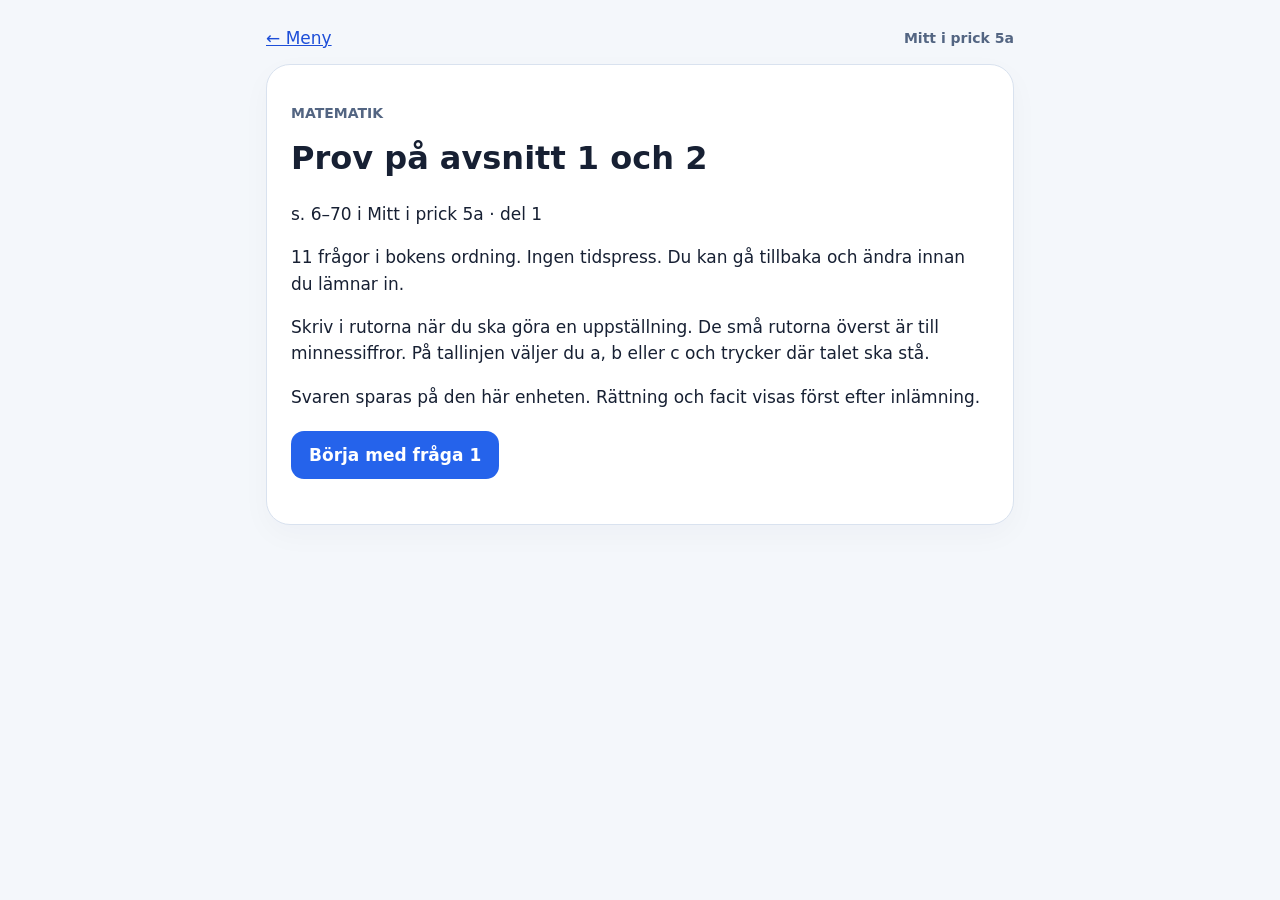
<file: matteprov.html>
<!doctype html><html lang="sv"><head><meta charset="utf-8"><meta name="viewport" content="width=device-width,initial-scale=1"><meta name="theme-color" content="#2563eb"><title>Matteprov · Viljas läxa</title><link rel="stylesheet" href="matteprov.css"><script src="matteprov.js" defer></script></head><body><main><header><a href="index.html">← Meny</a><span>Mitt i prick 5a</span></header><section id="intro" class="card"><p class="eyebrow">MATEMATIK</p><h1>Prov på avsnitt 1 och 2</h1><p>s. 6–70 i Mitt i prick 5a · del 1</p><p>11 frågor i bokens ordning. Ingen tidspress. Du kan gå tillbaka och ändra innan du lämnar in.</p><p>Skriv i rutorna när du ska göra en uppställning. De små rutorna överst är till minnessiffror. På tallinjen väljer du a, b eller c och trycker där talet ska stå.</p><p>Svaren sparas på den här enheten. Rättning och facit visas först efter inlämning.</p><button id="start">Börja med fråga 1</button><button id="resume" class="secondary" hidden>Fortsätt provet</button><button id="previous" class="secondary" hidden>Visa senaste resultat</button><p id="storage" role="status"></p></section><section id="exam" hidden><div class="toolbar"><span id="counter"></span><span id="completed"></span></div><progress id="progress" max="11"></progress><nav id="jump" aria-label="Frågor"></nav><article class="card"><h1 id="title" tabindex="-1"></h1><div id="questions"></div><div class="actions"><button id="back" class="secondary">← Förra</button><button id="next">Nästa →</button></div></article><div id="submitPanel" class="card" hidden><h2>Lämna in provet?</h2><p id="unanswered"></p><button id="submit">Lämna in och rätta</button><button id="cancel" class="secondary">Fortsätt svara</button></div></section><section id="result" class="card" hidden><p class="eyebrow">DITT RESULTAT</p><h1 id="score"></h1><p id="percent"></p><p>Varje delsvar ger 1 poäng. Uppställningarnas sista rad rättas som svar. Minnessiffror, mellanled och val av metod bedöms inte automatiskt.</p><div id="review"></div><button id="retry">Gör ett nytt försök</button><a href="index.html">Till menyn</a></section></main></body></html>
</file>
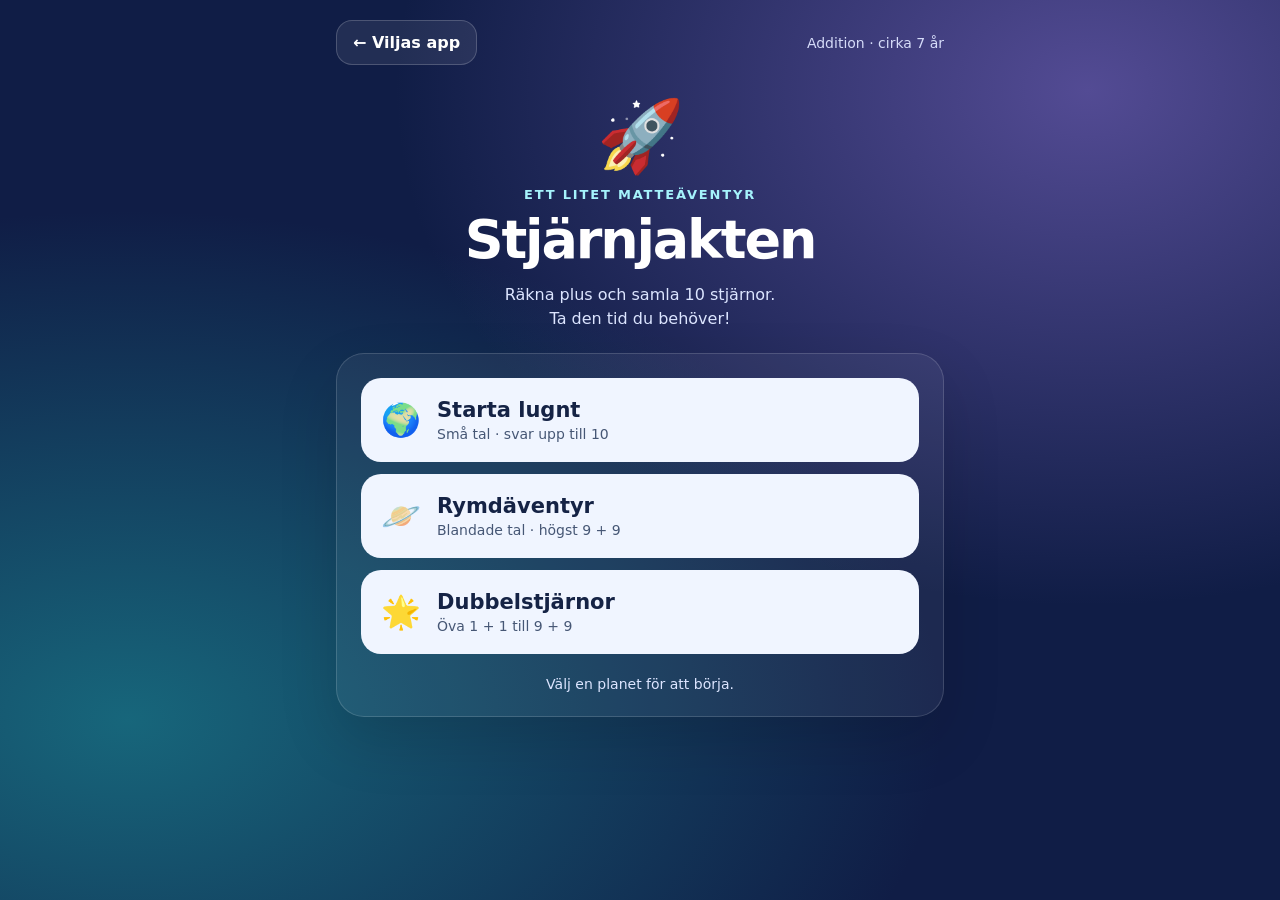
<file: mattespel.html>
<!doctype html>
<html lang="sv">
<head>
<meta charset="utf-8"><meta name="viewport" content="width=device-width,initial-scale=1,viewport-fit=cover">
<meta name="theme-color" content="#172554"><title>Stjärnjakten · Mattespel</title>
<style>
:root{font-family:system-ui,-apple-system,"Segoe UI",sans-serif;color:#fff;background:#101d46;color-scheme:dark}*{box-sizing:border-box}body{margin:0;min-height:100dvh;background:radial-gradient(ellipse at 85% 10%,#534b94 0,transparent 45%),radial-gradient(ellipse at 10% 80%,#17667b 0,transparent 50%),#101d46}button,a{font:inherit;-webkit-tap-highlight-color:transparent}button{cursor:pointer;border:0}button:disabled{cursor:default}button:focus-visible,a:focus-visible{outline:3px solid #fde68a;outline-offset:5px}[hidden]{display:none!important}.app{max-width:640px;margin:auto;padding:20px 16px 32px}header{display:flex;align-items:center;justify-content:space-between;gap:16px;margin-bottom:30px}a{color:#fff;text-decoration:none;background:#ffffff14;padding:12px 16px;border:1px solid #ffffff30;border-radius:16px;font-weight:750}.tag{color:#d6dcf9;font-size:14px}.hero{text-align:center}.rocket{font-size:70px;display:block;margin:10px}.eyebrow{color:#a5f3fc;font-size:13px;letter-spacing:.14em;font-weight:850;text-transform:uppercase}h1{font-size:clamp(36px,8vw,54px);margin:6px 0;letter-spacing:-.04em}p{color:#dce5ff;line-height:1.5;margin:12px 0 22px}.card{background:#ffffff0e;border:1px solid #ffffff26;border-radius:28px;padding:24px;box-shadow:0 24px 60px #0002}.levels{display:grid;gap:12px}.level{padding:18px 20px;background:#f0f5ff;color:#152345;border-radius:20px;text-align:left;display:flex;align-items:center;gap:16px;min-height:84px}.level i{font-size:32px;font-style:normal}.level strong{font-size:21px;display:block}.level small{font-size:14px;display:block;margin-top:4px;color:#465775}.record{text-align:center;font-size:14px;color:#dce5ff;margin:22px 0 0}.top{display:flex;justify-content:space-between;align-items:center;gap:10px}.quiet{padding:11px 14px;border-radius:14px;background:#ffffff16;color:#fff;font-weight:750}.stars{display:flex;justify-content:center;flex-wrap:wrap;gap:5px;margin:24px 0;font-size:clamp(20px,5vw,30px)}.star{color:#65709c}.star.won{color:#fde68a;text-shadow:0 0 18px #facc1580}.planet{text-align:center;font-size:52px}.question{text-align:center;font-size:clamp(42px,12vw,66px);font-weight:900;letter-spacing:-.03em;margin:16px 0 24px;font-variant-numeric:tabular-nums}.answers{display:grid;grid-template-columns:1fr 1fr;gap:12px}.answer{background:#eef4ff;color:#14254a;border-radius:20px;min-height:90px;font-size:36px;font-weight:900;box-shadow:0 5px 0 #97a9d0}.answer:active{transform:translateY(3px);box-shadow:0 2px 0 #97a9d0}.answer.correct{background:#a7f3d0;box-shadow:0 5px 0 #34d399}.answer.wrong{background:#ddd9f2;color:#5b4b77;box-shadow:0 5px 0 #a9a0c5}.feedback{min-height:66px;display:flex;align-items:center;justify-content:center;text-align:center;font-size:19px;font-weight:750;line-height:1.4;padding:16px 0}.action{width:100%;background:#fde68a;color:#302617;border-radius:18px;min-height:60px;font-weight:900;font-size:19px}.helpBtn{display:block;margin:18px auto 0;background:transparent;color:#e0e7ff;text-decoration:underline;text-underline-offset:4px;padding:10px}.help{margin:16px 0;background:#0c193555;padding:16px;border-radius:18px}.help p{margin:0 0 12px;font-size:15px}.frames{display:flex;gap:12px;justify-content:center;flex-wrap:wrap}.frame{display:grid;grid-template-columns:repeat(5,22px);gap:5px;padding:8px;background:#ffffff0e;border-radius:12px}.dot{width:22px;height:22px;border-radius:50%;background:#ffffff15;border:1px solid #ffffff20}.dot.first{background:#67e8f9}.dot.second{background:#f9a8d4}.legend{text-align:center;font-weight:800;margin-bottom:12px}.legend .cyan{color:#67e8f9}.legend .pink{color:#f9a8d4}.finish{text-align:center}.finish h2{font-size:34px;margin:10px 0}.trophy{font-size:84px}.finish .action{margin-top:12px}.finish .quiet{width:100%;margin-top:12px;min-height:54px}.pop{animation:pop .4s ease-out}@keyframes pop{50%{transform:scale(1.16)}}@media(prefers-reduced-motion:reduce){.pop{animation:none}}@media(max-width:380px){.app{padding:12px}.card{padding:18px}.answer{min-height:78px}.tag{font-size:12px}}
</style>
</head>
<body><div class="app">
<header><a href="./index.html">← Viljas app</a><span class="tag">Addition · cirka 7 år</span></header>
<main>
<section id="setup">
<div class="hero"><span class="rocket" aria-hidden="true">🚀</span><div class="eyebrow">Ett litet matteäventyr</div><h1>Stjärnjakten</h1><p>Räkna plus och samla 10 stjärnor.<br>Ta den tid du behöver!</p></div>
<div class="card"><div class="levels">
<button class="level" data-level="easy"><i aria-hidden="true">🌍</i><span><strong>Starta lugnt</strong><small>Små tal · svar upp till 10</small></span></button>
<button class="level" data-level="mixed"><i aria-hidden="true">🪐</i><span><strong>Rymdäventyr</strong><small>Blandade tal · högst 9 + 9</small></span></button>
<button class="level" data-level="doubles"><i aria-hidden="true">🌟</i><span><strong>Dubbelstjärnor</strong><small>Öva 1 + 1 till 9 + 9</small></span></button>
</div><div id="record" class="record"></div></div>
</section>
<section id="play" hidden>
<div class="top"><button id="menu" class="quiet">← Byt nivå</button><span id="counter" class="tag"></span></div>
<div id="stars" class="stars" aria-label="Insamlade stjärnor"></div>
<div class="card"><div class="planet" aria-hidden="true">🚀</div><div id="question" class="question"></div>
<div id="answers" class="answers" role="group" aria-label="Välj ditt svar"></div>
<div id="feedback" class="feedback" role="status" aria-live="polite"></div>
<button id="next" class="action" hidden>Nästa stjärna →</button>
<button id="helpBtn" class="helpBtn" aria-expanded="false" aria-controls="help">💡 Hjälp mig räkna</button>
<div id="help" class="help" hidden><div id="legend" class="legend"></div><p id="tip"></p><div id="frames" class="frames" aria-hidden="true"></div></div>
</div></section>
<section id="done" class="card finish" hidden><div class="trophy" aria-hidden="true">🏆</div><div class="eyebrow">Uppdrag slutfört</div><h2>Du hittade alla stjärnor!</h2><p id="summary"></p><div class="stars" aria-label="10 stjärnor">⭐ ⭐ ⭐ ⭐ ⭐ ⭐ ⭐ ⭐ ⭐ ⭐</div><button id="again" class="action">Spela igen 🚀</button><button id="levels" class="quiet">Välj en annan nivå</button></section>
</main></div><script src="mattespel.js"></script></body></html>
</file>
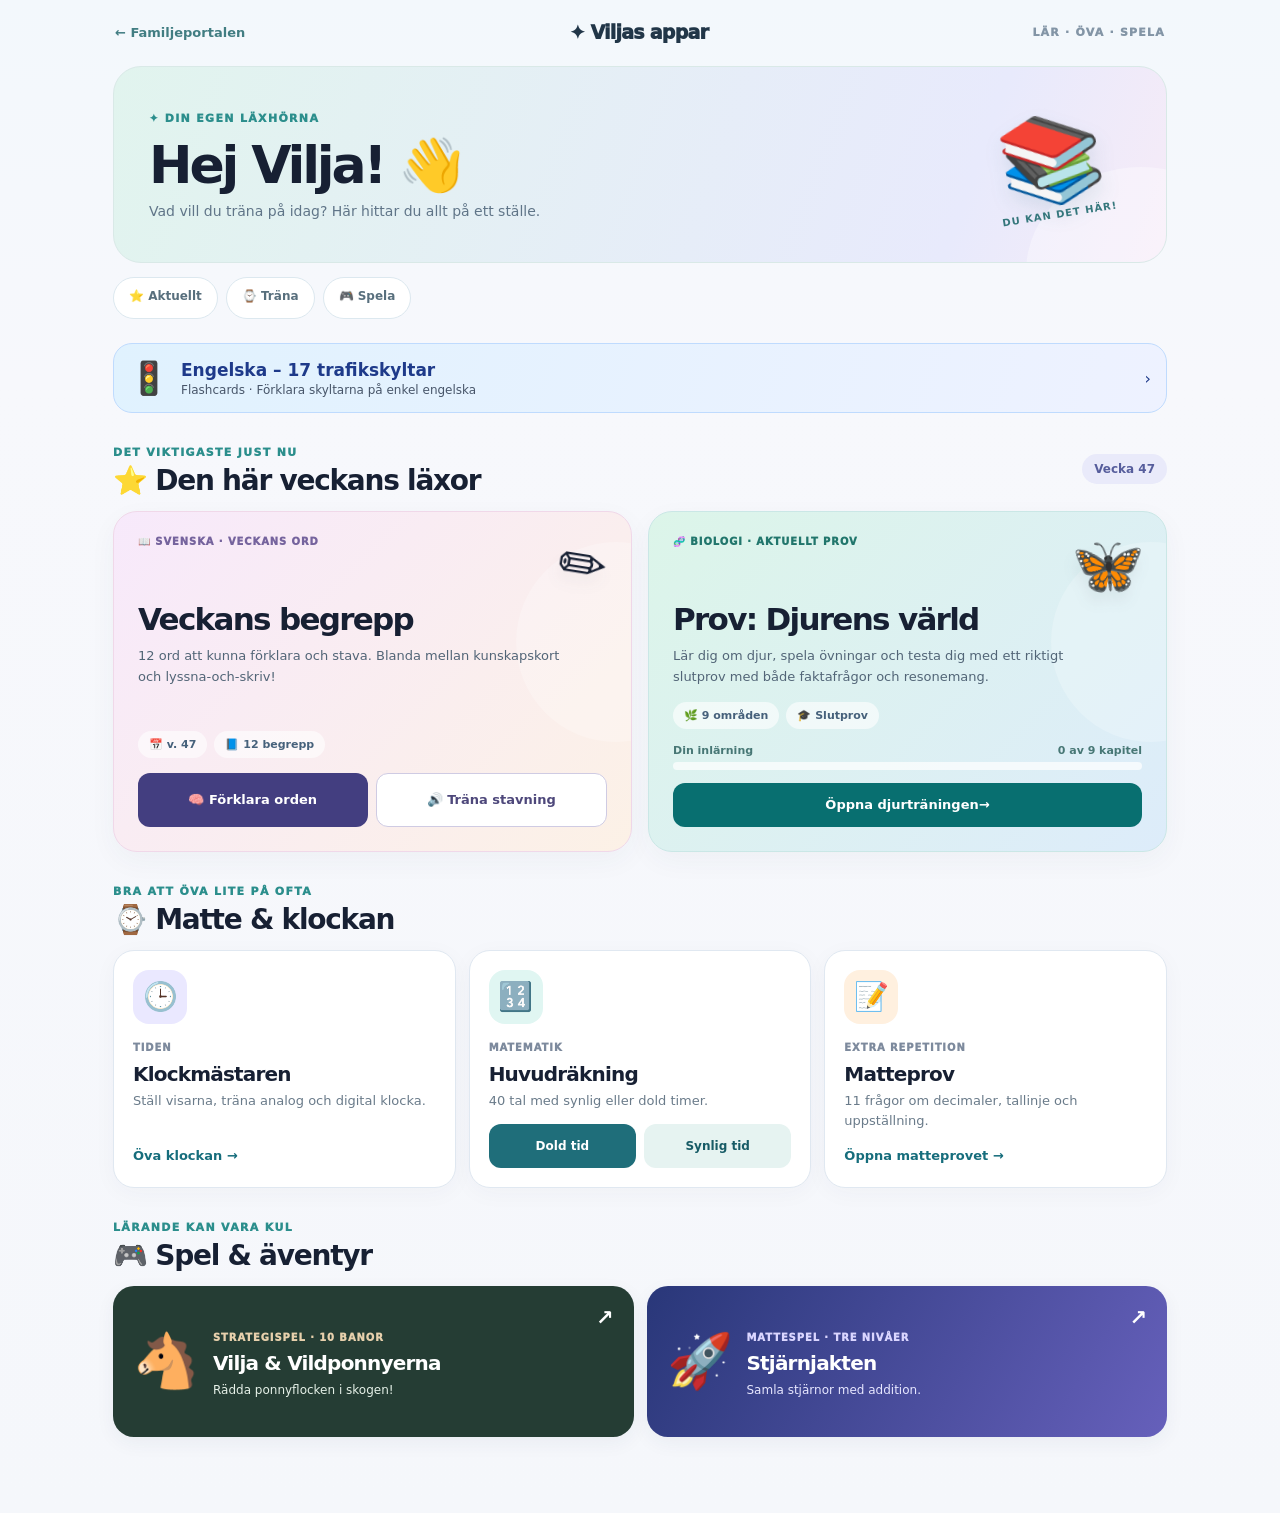
<file: viljas-appar.html>
<!doctype html>
<html lang="sv">
<head>
  <meta charset="utf-8">
  <meta name="viewport" content="width=device-width,initial-scale=1,viewport-fit=cover">
  <meta name="theme-color" content="#2563eb">
  <meta name="apple-mobile-web-app-capable" content="yes">
  <meta name="apple-mobile-web-app-status-bar-style" content="default">
  <title>Viljas appar</title>
  <link rel="manifest" href="manifest.json">
  <style>
    :root{
      --bg:#f4f7fb;--card:#fff;--text:#172033;--muted:#667085;
      --blue:#2563eb;--blue2:#dbeafe;--green:#16803d;--green2:#dcfce7;
      --red:#b42318;--red2:#fee4e2;--border:#d9e2ef;
      --shadow:0 16px 38px rgba(23,32,51,.12);--radius:24px;
    }
    *{box-sizing:border-box;-webkit-tap-highlight-color:transparent}
    html,body{margin:0;min-height:100%;font-family:system-ui,-apple-system,BlinkMacSystemFont,"Segoe UI",sans-serif;background:var(--bg);color:var(--text)}
    body{min-height:100dvh}
    button{font:inherit;border:0;cursor:pointer}
    .app{max-width:560px;min-height:100dvh;margin:0 auto;padding:14px;display:flex;flex-direction:column;gap:12px}
    header{padding:8px 4px 2px}
    h1{margin:0;font-size:30px;line-height:1.05;letter-spacing:-.035em}
    .sub{margin:7px 0 0;color:var(--muted);font-weight:650}
    .screen{display:none;flex:1}
    .screen.active{display:flex;flex-direction:column}
    .home{gap:12px;padding-bottom:10px}
    .sectionCard{background:var(--card);border:1px solid var(--border);border-radius:24px;box-shadow:var(--shadow);padding:16px}
    .sectionTitle{display:flex;align-items:center;justify-content:space-between;gap:8px;margin-bottom:12px}
    .sectionTitle strong{font-size:22px}
    .pill{font-size:12px;font-weight:900;color:var(--blue);background:var(--blue2);padding:7px 10px;border-radius:999px}
    .homeGrid{display:grid;grid-template-columns:1fr 1fr;gap:10px}
    .homeBtn{min-height:112px;border-radius:20px;padding:16px;text-align:left;color:white;background:var(--blue);box-shadow:0 10px 22px rgba(37,99,235,.18)}
    .homeBtn.secondary{background:#172033;box-shadow:none}
    .homeBtn strong{display:block;font-size:20px;margin-bottom:5px}
    .homeBtn span{font-size:13px;opacity:.92;font-weight:650;line-height:1.3}
    .panel{background:var(--card);border:1px solid var(--border);border-radius:var(--radius);box-shadow:var(--shadow);padding:16px}
    .toprow{display:flex;align-items:center;justify-content:space-between;gap:10px;margin-bottom:12px}
    .backBtn{background:#e9eef5;color:var(--text);border-radius:14px;padding:10px 13px;font-weight:850}
    .counter{color:var(--muted);font-weight:800;font-size:14px}
    .progress{height:9px;background:#e7edf5;border-radius:999px;overflow:hidden;margin-bottom:12px}
    .progress>div{height:100%;background:var(--blue);width:0;transition:width .2s}
    .modeLabel{text-align:center;color:var(--blue);font-size:13px;font-weight:950;margin-bottom:8px}
    .flashWrap{perspective:1000px;flex:1;min-height:330px}
    .flash{position:relative;width:100%;height:100%;min-height:330px;transform-style:preserve-3d;transition:transform .5s;cursor:pointer}
    .flash.flipped{transform:rotateY(180deg)}
    .face{position:absolute;inset:0;backface-visibility:hidden;-webkit-backface-visibility:hidden;border-radius:28px;border:1px solid var(--border);box-shadow:var(--shadow);display:flex;align-items:center;justify-content:center;text-align:center;padding:28px;background:var(--card)}
    .face.back{transform:rotateY(180deg);background:linear-gradient(180deg,#eff6ff,#fff)}
    .word{font-size:40px;font-weight:950;letter-spacing:-.04em;overflow-wrap:anywhere}
    .definition{font-size:23px;line-height:1.35;font-weight:800}
    .hint{position:absolute;bottom:18px;left:0;right:0;color:var(--muted);font-weight:700;font-size:13px}
    .nav{display:grid;grid-template-columns:1fr 1fr;gap:10px;margin-top:12px}
    .btn{min-height:52px;border-radius:16px;padding:12px 14px;font-weight:900;background:var(--blue);color:#fff}
    .btn.light{background:#e9eef5;color:var(--text)}
    .spellPanel{display:flex;flex-direction:column;gap:12px;min-height:520px}
    .speaker{width:104px;height:104px;border-radius:50%;margin:8px auto 0;background:var(--blue);color:white;font-size:44px;box-shadow:var(--shadow)}
    .listen{text-align:center;font-size:17px;font-weight:800}
    .answerDisplay{width:100%;min-height:62px;border:2px solid var(--border);border-radius:16px;padding:13px 14px;font-size:24px;text-align:center;font-weight:850;background:#fff;display:block;outline:none}
    .answerDisplay:focus{border-color:var(--blue);box-shadow:0 0 0 4px var(--blue2)}
    .answerDisplay.empty{color:#98a2b3;font-size:15px;font-weight:700}
    .result{min-height:60px;border-radius:18px;padding:12px;display:none;align-items:center;justify-content:center;text-align:center;font-size:17px;font-weight:850;line-height:1.35}
    .result.good{display:flex;background:var(--green2);color:var(--green)}
    .result.bad{display:flex;background:var(--red2);color:var(--red)}
    .keyboard{display:grid;grid-template-columns:repeat(7,1fr);gap:6px;user-select:none}
    .key{min-height:42px;border-radius:11px;background:#eef2f7;color:var(--text);font-weight:900;font-size:17px;border:1px solid #dce3ec}
    .key:active{transform:scale(.97)}
    .key.space{grid-column:span 4;font-size:14px}
    .key.backspace{grid-column:span 3;background:#dde5ef}
    .keyboard.disabled{opacity:.45;pointer-events:none}
    .spellActions{display:grid;grid-template-columns:1fr;gap:8px}
    .scoreBox{text-align:center;margin:auto 0;padding:18px 10px}
    .scoreBig{font-size:64px;font-weight:950;letter-spacing:-.05em}
    .scoreText{font-size:19px;font-weight:800;color:var(--muted);margin-bottom:20px}
    .tiny{text-align:center;color:var(--muted);font-size:12px;font-weight:650;margin-top:2px}
    @media(max-width:430px){
      .app{padding:10px}
      h1{font-size:27px}
      .homeBtn{min-height:104px;padding:13px}
      .homeBtn strong{font-size:18px}
      .word{font-size:35px}
      .definition{font-size:21px}
      .flashWrap,.flash{min-height:300px}
      .speaker{width:92px;height:92px;font-size:39px}
      .keyboard{gap:5px}
      .key{min-height:40px;font-size:16px}
    }
    .mathPanel{display:flex;flex-direction:column;gap:16px;flex:1}
    .mathPanel p,.sectionCard p{font-size:16px;line-height:1.5;margin:0 0 12px}
    .mathQuestion{font-size:clamp(36px,9vw,52px);font-weight:950;text-align:center;padding:24px 0;letter-spacing:-.025em}
    .mathTimer{font-size:30px;font-weight:900;text-align:center;font-variant-numeric:tabular-nums;color:var(--blue)}
    .mathTimer[hidden]{display:none}
    .mathHistory{font-size:16px;line-height:1.6;color:var(--muted)}
    .mathPanel .scoreBig{text-align:center}
    .mathPanel summary{font-size:16px;font-weight:800;padding:16px 0;cursor:pointer}
    .mathReviewRow{padding:10px 0;border-bottom:1px solid var(--border);font-size:16px}
    .mathReviewRow.wrong{color:var(--red)}
    button:disabled{opacity:.45;cursor:default}
  
/* Ny organiserad läxdashboard – övriga övningsskärmar behålls orörda. */
body.dashboard{background:linear-gradient(180deg,#f3f8fc,#f7f8fc 380px,#f5f7fb)}
body.dashboard .app{max-width:1090px;padding:16px 18px 38px;gap:0}
.dashAppHeader{display:flex;justify-content:space-between;align-items:center;gap:13px;padding:5px 2px 23px;color:#213648}
.dashAppHeader strong{font-weight:940;font-size:19px;letter-spacing:-.04em}
.dashBackLink{font-size:13px;font-weight:820;text-decoration:none;color:#417d82;white-space:nowrap}
.dashBackLink:hover{text-decoration:underline}
.dashHeaderHint{font-size:11px;font-weight:950;color:#8395a6;letter-spacing:.11em;white-space:nowrap}
.dashHome{display:flex;flex-direction:column;gap:0}
.dashIntro{display:flex;align-items:center;justify-content:space-between;background:linear-gradient(110deg,#e1f4ee,#e8eafc 80%,#f6ebf7);border:1px solid #d9e9e7;border-radius:28px;padding:30px 35px;overflow:hidden;position:relative;min-height:190px}
.dashIntro:after{content:"";height:210px;width:230px;background:#fff5;border-radius:50%;position:absolute;right:-90px;bottom:-115px}
.dashEyebrow{font-size:11px;letter-spacing:.12em;font-weight:950;color:#2b8e8c;text-transform:uppercase}
.dashIntro h1{font-size:clamp(34px,4.5vw,52px);line-height:1.05;margin:12px 0 7px;letter-spacing:-.06em}
.dashIntro p{font-size:14px;color:#607588;line-height:1.6;margin:0}
.dashAvatar{height:135px;width:158px;display:flex;align-items:center;justify-content:center;flex-direction:column;transform:rotate(-9deg);position:relative;z-index:1}
.dashAvatar span{font-size:85px;filter:drop-shadow(0 10px 10px #1f68721c)}
.dashAvatar b{font-size:10px;color:#35777c;letter-spacing:.1em}
.dashAnchor{display:flex;align-items:center;gap:8px;overflow-x:auto;scrollbar-width:none;margin:14px 0 24px}
.dashAnchor a{text-decoration:none;border-radius:999px;border:1px solid #dce8ef;background:#fff;color:#586f7d;font-size:12px;font-weight:840;padding:11px 15px;white-space:nowrap;min-height:42px}
.dashAnchor a:hover{border-color:#90c9c7;background:#f2fbf8}
.dashSection{margin:0 0 28px;scroll-margin-top:16px}
.dashSectionHead{display:flex;align-items:center;justify-content:space-between;gap:12px;margin-bottom:14px}
.dashSectionHead h2{font-size:clamp(22px,2.6vw,28px);letter-spacing:-.045em;margin:5px 0 0;line-height:1.14}
.dashSectionTag{background:#e9eafa;color:#565d9c;font-weight:900;font-size:12px;padding:8px 12px;border-radius:99px;white-space:nowrap}
.dashPriorityGrid{display:grid;grid-template-columns:repeat(2,minmax(0,1fr));gap:16px}
.dashHeroCard{min-height:302px;border-radius:24px;padding:24px;display:flex;flex-direction:column;position:relative;overflow:hidden;box-shadow:0 9px 28px #3549610b}
.dashHeroCard:after{content:"";position:absolute;right:-85px;top:30px;background:#ffffff36;width:200px;height:200px;border-radius:50%;pointer-events:none}
.dashCardCover{position:absolute;inset:0;border-radius:inherit;z-index:3;cursor:pointer}
.dashHeroCard.words{background:linear-gradient(135deg,#f7e9fb,#fcf1e6);border:1px solid #f0d8e9}
.dashHeroCard.animals{background:linear-gradient(135deg,#dcf5e9,#ddecfa);border:1px solid #cae7e6}
.dashCardTop{display:flex;justify-content:space-between;align-items:flex-start;gap:10px}
.dashCardBadge{font-size:10px;font-weight:950;letter-spacing:.09em;color:#75639d;position:relative;z-index:2}
.dashHeroCard.animals .dashCardBadge{color:#21766c}
.dashCardMascot{font-size:58px;line-height:1;transform:rotate(9deg);filter:drop-shadow(0 10px 7px #344c5a12);position:relative;z-index:1}
.dashHeroCard h3{font-size:clamp(24px,2.7vw,31px);line-height:1.12;letter-spacing:-.055em;margin:8px 0 8px}
.dashHeroCard p{font-size:13px;line-height:1.62;color:#526577;margin:0 0 15px;max-width:440px;flex:1;position:relative;z-index:1}
.dashCardMeta{display:flex;flex-wrap:wrap;gap:7px;margin-bottom:15px}
.dashCardMeta span{background:#ffffff9e;padding:7px 11px;border-radius:999px;font-weight:830;font-size:11px;color:#46617b}
.dashCardActions{display:flex;gap:8px;flex-wrap:wrap;position:relative;z-index:4}
.dashCardActions button,.dashCardActions a,.dashHeroLink{border:0;border-radius:12px;padding:12px 14px;font-size:13px;font-weight:880;min-height:44px;cursor:pointer;flex:1;display:inline-flex;align-items:center;justify-content:center;text-decoration:none;text-align:center;background:#433e80;color:#fff}
.dashCardActions button:nth-child(2),.dashCardActions a:nth-child(2){background:#fff;color:#4e487b;border:1px solid #cfcbe3}
.dashCardActions button:hover,.dashCardActions a:hover,.dashHeroLink:hover{filter:brightness(1.07)}
.dashHeroLink{background:#086f70;flex:none}
.dashAnimalProgress{margin:0 0 13px}
.dashAnimalProgressTop{font-size:11px;font-weight:830;color:#477775;display:flex;justify-content:space-between;gap:7px;margin-bottom:5px}
.dashMeter{height:8px;border-radius:15px;background:#ffffffb9;overflow:hidden}
.dashMeter span{display:block;height:100%;width:0%;background:linear-gradient(90deg,#1c9c87,#80c9a2);border-radius:15px;transition:width .25s}
.dashStudyGrid{display:grid;grid-template-columns:repeat(3,minmax(0,1fr));gap:13px}
.dashTaskCard{background:#fff;border:1px solid #e0e8f1;border-radius:21px;padding:19px;box-shadow:0 5px 23px #2b3f5609;display:flex;flex-direction:column;gap:12px}
.dashTaskIcon{width:54px;height:54px;display:grid;place-items:center;border-radius:16px;font-size:28px}
.dashTaskIcon.clock{background:#eae8ff}.dashTaskIcon.mental{background:#e0f6f2}.dashTaskIcon.math{background:#fff0df}
.dashTaskBody{flex:1}
.dashTaskType{color:#7d8a9d;font-size:10px;font-weight:950;letter-spacing:.09em}
.dashTaskCard h3{font-size:20px;letter-spacing:-.04em;margin:7px 0 5px}
.dashTaskCard p{font-size:13px;color:#6a7b8a;line-height:1.55;margin:0}
.dashTaskLink{font-size:13px;font-weight:890;color:#166d7c;text-decoration:none;display:inline-block;padding:5px 0}
.dashTaskLink:hover{text-decoration:underline}
.dashCardActions a[href^='begrepp.html']{min-height:54px;min-width:0;touch-action:manipulation;-webkit-tap-highlight-color:rgba(67,62,128,.16);position:relative;z-index:5}
.dashCardActions a[href^='begrepp.html']:focus-visible{outline:3px solid #2563eb;outline-offset:3px}
.dashCardActions .dashSmallButton{background:#1f6e7a;color:#fff;font-size:12px;padding:10px;white-space:nowrap}
.dashCardActions .dashSmallButton.other{background:#e6f3f1;color:#175b66;border:0}
.dashGamesGrid{display:grid;grid-template-columns:repeat(2,minmax(0,1fr));gap:13px}
.dashGameCard{display:flex;align-items:center;gap:14px;padding:20px;border-radius:21px;text-decoration:none;min-height:151px;position:relative;overflow:hidden;box-shadow:0 6px 19px #2538540e}
.dashGameCard.pony{background:#253d34;color:#fff}
.dashGameCard.space{background:linear-gradient(120deg,#293779,#6660bb);color:#fff}
.dashGameEmoji{font-size:53px;flex-shrink:0}
.dashGameCard div{flex:1;position:relative;z-index:1}
.dashGameCard div span{font-size:10px;letter-spacing:.09em;font-weight:950;color:#e7d0ac}
.dashGameCard.space div span{color:#dad5ff}
.dashGameCard h3{font-size:20px;line-height:1.17;letter-spacing:-.04em;margin:7px 0}
.dashGameCard p{margin:0;font-size:12px;color:#e6f1e8}
.dashGameCard.space p{color:#e7e7ff}
.dashGameCard>b{font-size:21px;align-self:flex-start}
.dashFamilyCard{display:flex;align-items:center;gap:15px;text-decoration:none;padding:16px 20px;border-radius:18px;background:#fff;border:1px solid #dbe8eb;min-height:91px}
.dashFamilyEmoji{font-size:40px}
.dashFamilyCard div{flex:1}
.dashFamilyCard b{font-size:16px;letter-spacing:-.03em}
.dashFamilyCard p{font-size:12px;color:#738693;margin:4px 0 0}
.dashFamilyArrow{font-size:20px;color:#218184}
@media(max-width:750px){.dashPriorityGrid,.dashGamesGrid{grid-template-columns:1fr}.dashStudyGrid{grid-template-columns:repeat(2,minmax(0,1fr))}.dashHeroCard{min-height:280px}.dashHeroCard p{flex:0 1 auto}}
@media(max-width:530px){
 body.dashboard .app{padding:11px 9px 30px}
 .dashAppHeader{padding:7px 4px 18px}
 .dashAppHeader strong{font-size:17px}
 .dashHeaderHint{display:none}
 .dashBackLink{font-size:12px}
 .dashIntro{padding:24px 20px;border-radius:22px;min-height:163px}
 .dashIntro h1{font-size:37px}
 .dashIntro p{max-width:250px;font-size:12px}
 .dashAvatar{position:absolute;right:-12px;bottom:2px;opacity:.5}
 .dashAvatar span{font-size:79px}
 .dashAvatar b{display:none}
 .dashAnchor{margin:12px 0 22px}
 .dashAnchor a{font-size:11px;padding:10px 12px}
 .dashSection{margin-bottom:25px}
 .dashSectionHead h2{font-size:23px}
 .dashHeroCard{min-height:0;padding:20px;border-radius:20px}
 .dashHeroCard h3{font-size:27px}
 .dashHeroCard p{font-size:13px}
 .dashStudyGrid{grid-template-columns:1fr 1fr;gap:8px}
 .dashTaskCard{padding:13px;border-radius:17px}
 .dashTaskCard h3{font-size:17px}
 .dashTaskCard p{font-size:11px}
 .dashTaskIcon{width:43px;height:43px;font-size:23px;border-radius:12px}
 .dashCardActions .dashSmallButton{padding:10px 6px;font-size:11px}
 .dashGameCard{padding:15px;min-height:125px;border-radius:17px}
 .dashGameEmoji{font-size:44px}
 .dashGameCard h3{font-size:18px}
}
@media(max-width:360px){.dashStudyGrid{grid-template-columns:1fr}.dashHeroCard h3{font-size:23px}.dashCardActions{flex-direction:column}}
</style>
<style>
.roadTile{text-decoration:none;cursor:pointer;display:flex;align-items:center;gap:12px;padding:15px;border-radius:19px;background:linear-gradient(110deg,#e0f2fe,#eef2ff);border:1px solid #bfdbfe;width:100%;text-align:left;color:#1e3a8a}.roadTile b{display:block;font-size:17px}.roadTile small{display:block;font-size:12px;margin-top:3px;color:#475569}.roadEmoji{font-size:32px}.roadPanel{display:flex;flex-direction:column;gap:13px}.roadCard{min-height:280px;border-radius:24px;background:linear-gradient(145deg,#dbeafe,#fff);border:2px solid #bfdbfe;padding:22px;display:flex;align-items:center;justify-content:center;flex-direction:column;text-align:center;gap:14px;width:100%;color:#172033}.roadCard .sign{font-size:64px}.roadCard .term{font-size:27px;font-weight:900}.roadCard .explain{font-size:21px;font-weight:750;line-height:1.4}.roadStats{display:flex;justify-content:space-between;font-weight:800;color:#475569}.roadActions{display:grid;grid-template-columns:1fr 1fr;gap:10px}.roadActions button{min-height:50px;border-radius:14px;font-weight:850}.roadKnown{background:#dcfce7;color:#166534}.roadAgain{background:#fee2e2;color:#991b1b}
</style></head>
<body class="dashboard">
  <div class="app">
    <header class="dashAppHeader">
      <a href="./" class="dashBackLink">← Familjeportalen</a>
      <strong>✦ Viljas appar</strong>
      <span class="dashHeaderHint">LÄR · ÖVA · SPELA</span>
    </header>

    <main id="home" class="screen active home dashHome">
      <section class="dashIntro" aria-label="Viljas läxöversikt">
        <div><span class="dashEyebrow">✦ DIN EGEN LÄXHÖRNA</span><h1>Hej Vilja! <span aria-hidden="true">👋</span></h1><p>Vad vill du träna på idag? Här hittar du allt på ett ställe.</p></div>
        <div class="dashAvatar" aria-hidden="true"><span>📚</span><b>DU KAN DET HÄR!</b></div>
      </section>
      <nav class="dashAnchor" aria-label="Hoppa till avsnitt">
        <a href="#dashWeek">⭐ Aktuellt</a><a href="#dashPractice">⌚ Träna</a><a href="#dashGames">🎮 Spela</a>
      </nav>

      <section class="dashSection"><a class="roadTile" href="engelska-skyltar.html"><span class="roadEmoji">🚦</span><span><b>Engelska – 17 trafikskyltar</b><small>Flashcards · Förklara skyltarna på enkel engelska</small></span><span style="margin-left:auto">›</span></a></section>
      <section id="dashWeek" class="dashSection">
        <div class="dashSectionHead"><div><span class="dashEyebrow">DET VIKTIGASTE JUST NU</span><h2>⭐ Den här veckans läxor</h2></div><span class="dashSectionTag">Vecka 47</span></div>
        <div class="dashPriorityGrid">
          <article class="dashHeroCard words">
            <div class="dashCardTop"><span class="dashCardBadge">📖 SVENSKA · VECKANS ORD</span><span class="dashCardMascot" aria-hidden="true">✏️</span></div>
            <h3>Veckans begrepp</h3>
            <p>12 ord att kunna förklara och stava. Blanda mellan kunskapskort och lyssna-och-skriv!</p>
            <div class="dashCardMeta"><span>📅 v. 47</span><span>📘 12 begrepp</span></div>
            <a href="begrepp.html" class="dashCardCover" aria-label="Öppna Veckans begrepp"></a>
            <div class="dashCardActions"><a href="begrepp.html?mode=flash">🧠 Förklara orden</a><a href="begrepp.html?mode=spell">🔊 Träna stavning</a></div>
          </article>
          <article class="dashHeroCard animals">
            <div class="dashCardTop"><span class="dashCardBadge">🧬 BIOLOGI · AKTUELLT PROV</span><span class="dashCardMascot" aria-hidden="true">🦋</span></div>
            <h3>Prov: Djurens värld</h3>
            <p>Lär dig om djur, spela övningar och testa dig med ett riktigt slutprov med både faktafrågor och resonemang.</p>
            <div class="dashCardMeta"><span>🌿 9 områden</span><span>🎓 Slutprov</span></div>
            <div class="dashAnimalProgress"><div class="dashAnimalProgressTop"><span>Din inlärning</span><b id="animalsDashCount">0 av 9 kapitel</b></div><div class="dashMeter"><span id="animalsDashMeter"></span></div></div>
            <a class="dashHeroLink" href="djur.html">Öppna djurträningen <span aria-hidden="true">→</span></a>
          </article>
        </div>
      </section>

      <section id="dashPractice" class="dashSection">
        <div class="dashSectionHead"><div><span class="dashEyebrow">BRA ATT ÖVA LITE PÅ OFTA</span><h2>⌚ Matte &amp; klockan</h2></div></div>
        <div class="dashStudyGrid">
          <article class="dashTaskCard"><div class="dashTaskIcon clock">🕒</div><div class="dashTaskBody"><span class="dashTaskType">TIDEN</span><h3>Klockmästaren</h3><p>Ställ visarna, träna analog och digital klocka.</p></div><a class="dashTaskLink" href="klockan/">Öva klockan →</a></article>
          <article class="dashTaskCard"><div class="dashTaskIcon mental">🔢</div><div class="dashTaskBody"><span class="dashTaskType">MATEMATIK</span><h3>Huvudräkning</h3><p>40 tal med synlig eller dold timer.</p></div><div class="dashCardActions"><button class="dashSmallButton" data-math="hidden" type="button">Dold tid</button><button class="dashSmallButton other" data-math="visible" type="button">Synlig tid</button></div></article>
          <article class="dashTaskCard"><div class="dashTaskIcon math">📝</div><div class="dashTaskBody"><span class="dashTaskType">EXTRA REPETITION</span><h3>Matteprov</h3><p>11 frågor om decimaler, tallinje och uppställning.</p></div><a class="dashTaskLink" href="matteprov.html">Öppna matteprovet →</a></article>
        </div>
      </section>

      <section id="dashGames" class="dashSection">
        <div class="dashSectionHead"><div><span class="dashEyebrow">LÄRANDE KAN VARA KUL</span><h2>🎮 Spel &amp; äventyr</h2></div></div>
        <div class="dashGamesGrid">
          <a class="dashGameCard pony" href="ponnyforsvaret/"><span class="dashGameEmoji" aria-hidden="true">🐴</span><div><span>STRATEGISPEL · 10 BANOR</span><h3>Vilja &amp; Vildponnyerna</h3><p>Rädda ponnyflocken i skogen!</p></div><b aria-hidden="true">↗</b></a>
          <a class="dashGameCard space" href="mattespel.html"><span class="dashGameEmoji" aria-hidden="true">🚀</span><div><span>MATTESPEL · TRE NIVÅER</span><h3>Stjärnjakten</h3><p>Samla stjärnor med addition.</p></div><b aria-hidden="true">↗</b></a>
        </div>
      </section>

    </main>

    <main id="mathSetup" class="screen"><div class="panel mathPanel">
      <div class="toprow"><button class="backBtn" data-home>Meny</button><span class="counter">Huvudräkning</span></div>
      <h2 id="mathModeTitle">Dold timer</h2>
      <p>20 additioner och 20 subtraktioner från läxan, i samma ordning. Räkna i huvudet och skriv ditt svar.</p>
      <p>Tiden börjar när du trycker på Starta. Inget stopp efter fem minuter. Alla svar rättas när du är klar.</p>
      <div id="mathPrevious" class="mathHistory"></div>
      <button class="btn" id="mathStart">Starta</button>
    </div></main>
    <main id="mathScreen" class="screen"><div class="panel mathPanel">
      <div class="toprow"><button class="backBtn" id="mathExit">Avbryt</button><span class="counter" id="mathCounter"></span></div>
      <div class="progress"><div id="mathProgress"></div></div>
      <div id="mathTimer" class="mathTimer" hidden></div>
      <div class="modeLabel" id="mathCategory"></div>
      <div class="mathQuestion" id="mathQuestion"></div>
      <form id="mathForm">
        <input class="answerDisplay" id="mathAnswer" type="text" inputmode="numeric" pattern="[0-9]*" autocomplete="off" autocorrect="off" spellcheck="false" enterkeyhint="next" aria-label="Ditt svar" placeholder="Ditt svar" required>
        <div class="nav"><button class="btn light" id="mathPrev" type="button">Förra</button><button class="btn" id="mathNext" type="submit">Nästa</button></div>
      </form>
    </div></main>
    <main id="mathDone" class="screen"><div class="panel mathPanel">
      <div class="toprow"><button class="backBtn" data-home>Meny</button><span class="counter">Resultat</span></div>
      <div class="scoreBig" id="mathScore"></div><div class="mathTimer" id="mathFinalTime"></div>
      <p id="mathSummary" role="status"></p><div id="mathComparison"></div>
      <button class="btn" id="mathAgain">Försök igen</button>
      <details><summary>Visa alla svar</summary><div id="mathReview"></div></details>
    </div></main>

    <main id="flashScreen" class="screen">
      <div class="panel" style="display:flex;flex-direction:column;flex:1">
        <div class="toprow">
          <button class="backBtn" data-home>← Meny</button>
          <div class="counter" id="flashCounter"></div>
        </div>
        <div class="progress"><div id="flashProgress"></div></div>
        <div class="modeLabel" id="flashMode"></div>
        <div class="flashWrap">
          <div class="flash" id="flashCard" role="button" tabindex="0" aria-label="Vänd kortet">
            <div class="face front">
              <div class="word" id="flashWord"></div>
              <div class="hint" id="frontHint">Tryck för förklaring</div>
            </div>
            <div class="face back">
              <div class="definition" id="flashDefinition"></div>
              <div class="hint">Tryck för att vända tillbaka</div>
            </div>
          </div>
        </div>
        <div class="nav">
          <button class="btn light" id="prevCard">← Förra</button>
          <button class="btn" id="nextCard">Nästa →</button>
        </div>
      </div>
    </main>

    <main id="spellScreen" class="screen">
      <div class="panel spellPanel">
        <div class="toprow">
          <button class="backBtn" data-home>← Meny</button>
          <div class="counter" id="spellCounter"></div>
        </div>
        <div class="progress"><div id="spellProgress"></div></div>
        <div class="modeLabel" id="spellMode"></div>

        <div id="spellPlay">
          <button class="speaker" id="speakBtn" aria-label="Lyssna på ordet">🔊</button>
          <div class="listen">Tryck på högtalaren och stava ordet.</div>
          <input
            id="answerDisplay"
            class="answerDisplay"
            type="text"
            placeholder="Skriv ordet här"
            autocomplete="off"
            autocorrect="off"
            autocapitalize="none"
            spellcheck="false"
            enterkeyhint="done"
            aria-label="Skriv ordet"
          >
          <div id="spellResult" class="result"></div>
          <div class="spellActions" style="margin-top:10px">
            <button class="btn" id="checkSpell">Kolla svaret</button>
            <button class="btn light" id="nextSpell" style="display:none">Nästa ord →</button>
          </div>
          <div class="tiny">Rättstavning och automatiska textförslag är avstängda för svarsfältet.</div>
        </div>

        <div id="spellDone" class="scoreBox" style="display:none">
          <div class="scoreBig" id="scoreBig"></div>
          <div class="scoreText" id="scoreText"></div>
          <button class="btn" id="restartSpell">Kör igen</button>
        </div>
      </div>
    </main>
  </div>

<script>
const sets = {
  sv: {
    label: "Svenska · Begrepp v. 47",
    lang: "sv-SE",
    hint: "Tryck för förklaring",
    words: [
      {
            "word": "Hansan",
            "back": "Ett förbund av handelsstäder under medeltiden. Städerna samarbetade för att skydda och utveckla handeln.",
            "caseSensitive": true
      },
      {
            "word": "Östersjön",
            "back": "Havet öster om Sverige, mellan bland annat Sverige, Finland, Baltikum, Polen och Tyskland.",
            "caseSensitive": true
      },
      {
            "word": "köpmän",
            "back": "Människor som köper och säljer varor, till exempel mellan städer och länder."
      },
      {
            "word": "Lübeck",
            "back": "En stad i norra Tyskland som var en viktig handelsstad och ledande inom Hansan på medeltiden.",
            "caseSensitive": true
      },
      {
            "word": "ståndssamhälle",
            "back": "Ett samhälle där människor delades in i olika stånd: adel, präster, borgare och bönder."
      },
      {
            "word": "borgare",
            "back": "Förr en person som hörde till staden och ofta arbetade med handel eller hantverk."
      },
      {
            "word": "inre befruktning",
            "back": "När en spermie befruktar ett ägg inne i honans kropp."
      },
      {
            "word": "yttre befruktning",
            "back": "När ägg och spermier möts utanför honans kropp, oftast i vatten."
      },
      {
            "word": "fullständig förvandling",
            "back": "När en insekt utvecklas från ägg till larv, puppa och vuxen insekt, som en fjäril."
      },
      {
            "word": "ofullständig förvandling",
            "back": "När en insekt utvecklas från ägg till nymf och sedan vuxen insekt, utan puppstadium."
      },
      {
            "word": "nymf",
            "back": "En ung insekt som liknar en vuxen insekt men inte är färdigutvecklad, till exempel en ung gräshoppa."
      },
      {
            "word": "puppa",
            "back": "Stadiet mellan larv och vuxen insekt vid fullständig förvandling."
      }
]
  }
};

const screens = Array.from(document.querySelectorAll(".screen"));
function showScreen(id){
  screens.forEach(function(s){ s.classList.toggle("active", s.id === id); });
  document.body.classList.toggle("dashboard", id === "home");
  if(id === "home") refreshAnimalDashboard();
  window.scrollTo(0,0);
}
function refreshAnimalDashboard(){
  try{
    const saved = JSON.parse(localStorage.getItem("vilja-biologi-djur-v1") || "{}");
    const count = Array.isArray(saved.studied) ? saved.studied.length : 0;
    const label = document.getElementById("animalsDashCount");
    const meter = document.getElementById("animalsDashMeter");
    if(label) label.textContent = count + " av 9 kapitel";
    if(meter) meter.style.width = (Math.min(9,count) / 9 * 100) + "%";
  }catch(e){}
}
window.addEventListener("pageshow", refreshAnimalDashboard);
window.addEventListener("focus", refreshAnimalDashboard);

document.querySelectorAll("[data-home]").forEach(function(b){
  b.addEventListener("click", function(){ showScreen("home"); });
});

let activeSet = "sv";
let flashIndex = 0;
const flashCard = document.getElementById("flashCard");

function currentWords(){ return sets[activeSet].words; }

function renderFlash(){
  const words = currentWords();
  const item = words[flashIndex];
  flashCard.classList.remove("flipped");
  document.getElementById("flashWord").textContent = item.word;
  document.getElementById("flashDefinition").textContent = item.back;
  document.getElementById("flashCounter").textContent = (flashIndex + 1) + " av " + words.length;
  document.getElementById("flashProgress").style.width = (((flashIndex + 1) / words.length) * 100) + "%";
  document.getElementById("flashMode").textContent = sets[activeSet].label;
  document.getElementById("frontHint").textContent = sets[activeSet].hint;
}
function flipFlash(){ flashCard.classList.toggle("flipped"); }
flashCard.addEventListener("click", flipFlash);
flashCard.addEventListener("keydown", function(e){
  if(e.key === "Enter" || e.key === " "){ e.preventDefault(); flipFlash(); }
});
document.getElementById("prevCard").addEventListener("click", function(){
  const words = currentWords();
  flashIndex = (flashIndex - 1 + words.length) % words.length;
  renderFlash();
});
document.getElementById("nextCard").addEventListener("click", function(){
  const words = currentWords();
  flashIndex = (flashIndex + 1) % words.length;
  renderFlash();
});

let spellOrder = [];
let spellIndex = 0;
let score = 0;
let answered = false;

const answerDisplay = document.getElementById("answerDisplay");
const spellResult = document.getElementById("spellResult");
const checkSpell = document.getElementById("checkSpell");
const nextSpell = document.getElementById("nextSpell");

function shuffle(array){
  const a = array.slice();
  for(let i = a.length - 1; i > 0; i--){
    const j = Math.floor(Math.random() * (i + 1));
    const tmp = a[i]; a[i] = a[j]; a[j] = tmp;
  }
  return a;
}
function normalize(text){
  return text.trim().toLocaleLowerCase("sv-SE").replace(/\s+/g," ").normalize("NFC");
}
function currentSpell(){ return spellOrder[spellIndex]; }

function speakCurrent(){
  if(!("speechSynthesis" in window)) return;
  window.speechSynthesis.cancel();
  const u = new SpeechSynthesisUtterance(currentSpell().word);
  u.lang = sets[activeSet].lang;
  u.rate = 0.82;
  const voices = window.speechSynthesis.getVoices();
  const exact = voices.find(function(v){ return v.lang.toLowerCase() === u.lang.toLowerCase(); });
  const prefix = voices.find(function(v){ return v.lang.toLowerCase().startsWith("sv"); });
  if(exact || prefix) u.voice = exact || prefix;
  window.speechSynthesis.speak(u);
}

function renderSpell(){
  const words = currentWords();
  answered = false;
  answerDisplay.value = "";
  answerDisplay.readOnly = false;
  spellResult.className = "result";
  spellResult.textContent = "";
  checkSpell.style.display = "";
  nextSpell.style.display = "none";
  document.getElementById("spellCounter").textContent = (spellIndex + 1) + " av " + words.length;
  document.getElementById("spellProgress").style.width = (((spellIndex + 1) / words.length) * 100) + "%";
  document.getElementById("spellMode").textContent = sets[activeSet].label + " · Stavning";
  setTimeout(function(){ answerDisplay.focus(); }, 80);
}

function startSpelling(){
  spellOrder = shuffle(currentWords());
  spellIndex = 0;
  score = 0;
  document.getElementById("spellPlay").style.display = "";
  document.getElementById("spellDone").style.display = "none";
  showScreen("spellScreen");
  renderSpell();
}

function checkAnswer(){
  if(answered) return;
  const typed = normalize(answerDisplay.value);
  if(!typed) return;
  answered = true;
  answerDisplay.readOnly = true;
  const item = currentSpell();
  const correctWord = item.word;
  const isCorrect = typed === normalize(correctWord) &&
    (!item.caseSensitive || answerDisplay.value.trim().normalize("NFC") === correctWord);
  if(isCorrect){
    score++;
    spellResult.className = "result good";
    spellResult.textContent = "✓ Rätt! " + item.back;
  }else{
    spellResult.className = "result bad";
    spellResult.textContent = "Inte riktigt. Rätt stavning är: " + correctWord + ". " + item.back;
  }
  checkSpell.style.display = "none";
  nextSpell.style.display = "";
  nextSpell.textContent = spellIndex === spellOrder.length - 1 ? "Visa resultat" : "Nästa ord →";
}

checkSpell.addEventListener("click", checkAnswer);
answerDisplay.addEventListener("keydown", function(e){
  if(e.key === "Enter"){
    e.preventDefault();
    checkAnswer();
  }
});
nextSpell.addEventListener("click", function(){
  if(spellIndex < spellOrder.length - 1){
    spellIndex++;
    renderSpell();
  }else{
    answerDisplay.blur();
    document.getElementById("spellPlay").style.display = "none";
    document.getElementById("spellDone").style.display = "";
    document.getElementById("scoreBig").textContent = score + "/" + spellOrder.length;
    document.getElementById("scoreText").textContent = score === spellOrder.length
      ? "Perfekt! Alla rätt."
      : (spellOrder.length - score) + " ord behöver tränas lite till.";
  }
});
document.getElementById("restartSpell").addEventListener("click", startSpelling);
document.getElementById("speakBtn").addEventListener("click", speakCurrent);

function launchWordStudy(mode, setName){
  activeSet = Object.prototype.hasOwnProperty.call(sets, setName) ? setName : "sv";
  if(mode === "flash"){
    flashIndex = 0;
    renderFlash();
    showScreen("flashScreen");
  }else if(mode === "spell"){
    startSpelling();
  }
}
document.querySelectorAll("[data-start]").forEach(function(btn){
  btn.addEventListener("click", function(event){
    event.preventDefault();
    launchWordStudy(btn.getAttribute("data-start"), btn.getAttribute("data-set"));
  });
});
// Direct links also work when the page is opened with a saved link or from the home screen.
if(window.location.hash === "#flashScreen" || window.location.hash === "#spellScreen"){
  launchWordStudy(window.location.hash === "#flashScreen" ? "flash" : "spell", "sv");
}


</script>
<script>
// Exact worksheet questions. Both modes share the same sequence.
const mathQuestions = [
[27,8,'+'],[46,7,'+'],[35,9,'+'],[58,6,'+'],[67,8,'+'],
[29,15,'+'],[47,16,'+'],[38,25,'+'],[56,17,'+'],[68,24,'+'],
[75,18,'+'],[86,17,'+'],[125,8,'+'],[147,6,'+'],[158,17,'+'],
[267,35,'+'],[384,29,'+'],[475,38,'+'],[586,27,'+'],[697,46,'+'],
[32,7,'−'],[41,6,'−'],[53,8,'−'],[62,7,'−'],[71,9,'−'],
[43,16,'−'],[52,18,'−'],[64,27,'−'],[75,38,'−'],[83,46,'−'],
[92,17,'−'],[104,28,'−'],[123,7,'−'],[142,16,'−'],[153,27,'−'],
[264,38,'−'],[375,49,'−'],[482,57,'−'],[593,68,'−'],[704,86,'−']
];
const mathEl = id => document.getElementById(id);
const mathSolution = q => q[2] === '+' ? q[0]+q[1] : q[0]-q[1];
const mathTime = ms => {const seconds=Math.floor(ms/1000);return Math.floor(seconds/60)+':'+String(seconds%60).padStart(2,'0');};
let mathVisible=false, mathIndex=0, mathAnswers=[], mathStarted=null, mathInterval=null;
const mathHistoryKey='vilja-head-math-worksheet-v1';
function readMathHistory(){try{const h=JSON.parse(localStorage.getItem(mathHistoryKey)||'[]');return Array.isArray(h)?h.filter(r=>Number.isFinite(r.ms)&&r.ms>=0&&Number.isInteger(r.score)&&r.score>=0&&r.score<=40):[];}catch(e){return [];}}
function stopMathTimer(){clearInterval(mathInterval);mathInterval=null;}
function prepareMath(visible){
  stopMathTimer();mathStarted=null;mathVisible=visible;
  mathEl('mathModeTitle').textContent=visible?'Synlig timer':'Dold timer';
  const history=readMathHistory(), last=history[history.length-1], perfect=history.filter(r=>r.score===40);
  mathEl('mathPrevious').textContent=last?'Senast: '+mathTime(last.ms)+' · '+last.score+'/40 rätt'+(perfect.length?' · Bästa med alla rätt: '+mathTime(Math.min(...perfect.map(r=>r.ms))):''):'';
  showScreen('mathSetup');
}
function updateMathTimer(){if(mathStarted!==null && mathVisible)mathEl('mathTimer').textContent=mathTime(Date.now()-mathStarted);}
function renderMath(){
  const q=mathQuestions[mathIndex];
  mathEl('mathCounter').textContent=(mathIndex+1)+' av 40';
  mathEl('mathProgress').style.width=(mathIndex/40*100)+'%';
  mathEl('mathCategory').textContent=mathIndex<20?'Addition':'Subtraktion';
  mathEl('mathQuestion').textContent=q[0]+' '+q[2]+' '+q[1]+' = ?';
  mathEl('mathAnswer').value=mathAnswers[mathIndex]??'';
  mathEl('mathPrev').disabled=mathIndex===0;
  mathEl('mathNext').textContent=mathIndex===39?'Klar – visa resultat':'Nästa';
  mathEl('mathAnswer').focus();
}
function startMath(){
  mathIndex=0;mathAnswers=[];stopMathTimer();
  mathEl('mathTimer').hidden=!mathVisible;
  mathStarted=Date.now();showScreen('mathScreen');updateMathTimer();
  if(mathVisible)mathInterval=setInterval(updateMathTimer,250);
  renderMath();
}
function finishMath(){
  const elapsed=Date.now()-mathStarted;stopMathTimer();mathStarted=null;
  const right=mathQuestions.reduce((n,q,i)=>n+(Number(mathAnswers[i])===mathSolution(q)?1:0),0);
  const history=readMathHistory(), last=history[history.length-1];
  mathEl('mathScore').textContent=right+'/40 rätt';
  mathEl('mathFinalTime').textContent='Din tid: '+mathTime(elapsed);
  mathEl('mathSummary').textContent=right===40?(elapsed<300000?'Alla rätt på under fem minuter!':'Alla rätt! Fortsätt träna mot fem minuter.'):'Bra jobbat! Träna på de '+(40-right)+' talen som blev fel och försök igen.';
  const best=history.filter(r=>r.score===40);
  const comparison=[];
  if(last){const delta=elapsed-last.ms;comparison.push(Math.abs(delta)<1000?'Samma tid som senast.':mathTime(Math.abs(delta))+(delta<0?' snabbare':' långsammare')+' än senast ('+last.score+'/40 rätt).');}
  if(best.length)comparison.push('Tidigare bästa med alla rätt: '+mathTime(Math.min(...best.map(r=>r.ms)))+'.');
  mathEl('mathComparison').textContent=comparison.join(' ');
  mathEl('mathReview').replaceChildren();
  mathQuestions.forEach((q,i)=>{const solution=mathSolution(q),correct=Number(mathAnswers[i])===solution,row=document.createElement('div');row.className='mathReviewRow'+(correct?'':' wrong');row.textContent=(i+1)+'. '+q[0]+' '+q[2]+' '+q[1]+' = '+mathAnswers[i]+(correct?' ✓':' · Rätt svar: '+solution);mathEl('mathReview').appendChild(row);});
  try{history.push({ms:elapsed,score:right,date:new Date().toISOString()});localStorage.setItem(mathHistoryKey,JSON.stringify(history));}catch(e){}
  mathEl('mathAnswer').blur();showScreen('mathDone');
}
document.querySelectorAll('[data-math]').forEach(b=>b.addEventListener('click',()=>prepareMath(b.dataset.math==='visible')));
mathEl('mathStart').addEventListener('click',startMath);
mathEl('mathAgain').addEventListener('click',()=>prepareMath(mathVisible));
mathEl('mathForm').addEventListener('submit',e=>{e.preventDefault();const value=mathEl('mathAnswer').value.trim();if(!/^\d+$/.test(value)){mathEl('mathAnswer').focus();return;}mathAnswers[mathIndex]=value;if(mathIndex===39)finishMath();else{mathIndex++;renderMath();}});
mathEl('mathPrev').addEventListener('click',()=>{if(mathIndex>0){mathAnswers[mathIndex]=mathEl('mathAnswer').value.trim();mathIndex--;renderMath();}});
mathEl('mathExit').addEventListener('click',()=>{if(confirm('Avbryta försöket? Tiden sparas först när alla 40 tal är klara.')){stopMathTimer();mathStarted=null;showScreen('home');}});
document.addEventListener('visibilitychange',updateMathTimer);

if("serviceWorker" in navigator){
  window.addEventListener("load", function(){
    navigator.serviceWorker.register("./sw.js").catch(function(){});
  });
}
</script>
</body>
</html>
</file>
<file: klockan/style.css>
:root{--ink:#29334b;--muted:#70798b;--accent:#5a58ba;--line:#e3e6ef;--soft:#ececf7;--app-height:100dvh}*{box-sizing:border-box;-webkit-tap-highlight-color:transparent}html,body{margin:0;width:100%;height:100%;overflow:hidden;overscroll-behavior:none}body{position:fixed;inset:0;background:#f7f8fc;color:var(--ink);font:16px/1.4 system-ui,-apple-system,BlinkMacSystemFont,"Segoe UI",sans-serif}.app{height:var(--app-height);max-width:650px;margin:auto;padding:max(12px,env(safe-area-inset-top)) 20px max(12px,env(safe-area-inset-bottom));display:flex;flex-direction:column;gap:10px;overflow:hidden}button,input,select{font:inherit}button{min-height:44px;padding:10px 18px;border:0;border-radius:13px;cursor:pointer;font-weight:650;color:var(--ink);background:transparent}button:focus-visible,a:focus-visible,input:focus-visible,select:focus-visible,.hand:focus-visible{outline:3px solid #bb8739;outline-offset:3px}header{display:flex;align-items:center;justify-content:space-between;flex:none;height:46px}.back,.icon{width:44px;height:44px;padding:8px;display:grid;place-items:center;text-decoration:none;color:var(--muted);font-size:23px}nav{display:flex;background:#ebeef5;padding:3px;border-radius:14px}nav button{min-height:38px;padding:7px 22px;color:var(--muted)}nav .active{background:white;color:var(--ink);box-shadow:0 1px 4px #29334b0a}.workspace{display:flex;flex-direction:column;flex:1;min-height:0;gap:6px}.prompt{text-align:center;flex:none;min-height:96px;padding-top:5px}#counter{font-size:12px;color:var(--muted);display:block;min-height:17px}h1{font-size:clamp(22px,4.5vw,30px);line-height:1.2;letter-spacing:-.025em;margin:7px 0 4px;font-weight:700}#context{font-size:13px;margin:4px 0;color:var(--muted);min-height:18px}.clock-area{flex:1;min-height:0;display:flex;justify-content:center;align-items:center;touch-action:none;user-select:none;-webkit-user-select:none}#clock{height:100%;width:auto;max-width:100%;max-height:430px;aspect-ratio:1;display:block;touch-action:none;user-select:none;-webkit-user-select:none}.clock-rim{fill:#fff;stroke:var(--line);stroke-width:2}.tick{stroke:#ccd1dd;stroke-width:1.5}.tick.major{stroke:#9ca5b7;stroke-width:2}.number{fill:var(--ink);font-weight:600;font-size:24px;text-anchor:middle;dominant-baseline:central}.minute-number{fill:var(--muted);font-size:10px;text-anchor:middle;dominant-baseline:central}.hand{touch-action:none;cursor:grab}.hand:active{cursor:grabbing}.hour-line{stroke:var(--ink);stroke-width:10;stroke-linecap:round}.minute-line{stroke:var(--accent);stroke-width:6;stroke-linecap:round}.hour-grip{fill:var(--ink);stroke:white;stroke-width:3}.minute-grip{fill:var(--accent);stroke:white;stroke-width:3}.hit{stroke:transparent;stroke-width:46;stroke-linecap:round}.below-clock{flex:none;min-height:46px;display:flex;flex-direction:column;align-items:center;justify-content:center;gap:7px}.period-control{display:flex;gap:4px;background:#eceff5;padding:3px;border-radius:12px}.period-control button{font-size:13px;min-height:34px;min-width:80px;padding:6px 15px;font-variant-numeric:tabular-nums}.period-control button[aria-pressed=true]{background:white;box-shadow:0 1px 3px #29334b0c}.bottom{flex:none;text-align:center}#feedback{height:44px;margin:0 0 5px;display:flex;align-items:center;justify-content:center;font-size:14px;color:#826222;line-height:1.3}#feedback.good{color:#24735d}.actions{display:flex;justify-content:center;gap:10px}.primary{background:var(--accent);color:#fff;min-width:170px}.secondary{background:#eceef5;color:#59637a}.actions button{min-height:48px}#instruction{font-size:12px;color:var(--muted);margin:9px 0 0;min-height:17px}#live{text-align:center}#live strong{display:block;font-size:30px;line-height:1.2;font-weight:600;font-variant-numeric:tabular-nums}#live span{font-size:15px;color:var(--muted)}body.exploring .prompt{min-height:65px}body.exploring #feedback{height:20px}body.exploring .bottom{min-height:30px}#answerForm{display:flex;align-items:center;gap:10px}#answerForm input{width:66px;min-width:0;text-align:center;font-size:25px;font-variant-numeric:tabular-nums;background:white;border:1px solid var(--line);border-radius:10px;padding:6px;color:var(--ink)}#summary{margin:auto;text-align:center;max-width:360px}#summary button{display:block;margin:12px auto}#summary p{color:var(--muted)}dialog{width:min(360px,calc(100% - 32px));border:1px solid var(--line);border-radius:22px;padding:22px;background:#fdfdff;color:var(--ink);max-height:calc(var(--app-height) - 24px);overflow:hidden}dialog::backdrop{background:#29334b45}.dialog-heading{display:flex;align-items:center;justify-content:space-between;margin-bottom:14px}h2{font-size:21px;margin:0}dialog label{display:block;font-size:14px;margin:14px 0}select{display:block;width:100%;margin-top:6px;padding:12px 8px;border:1px solid var(--line);border-radius:10px;background:white;color:var(--ink);font-size:14px}.checkbox{display:flex;align-items:center;gap:9px}.checkbox input{width:18px;height:18px;accent-color:var(--accent)}#apply{width:100%;margin-top:6px}.sr-only{position:absolute;width:1px;height:1px;overflow:hidden;clip-path:inset(50%)}[hidden]{display:none!important}@media(max-height:620px){.app{gap:3px;padding-top:6px;padding-bottom:6px}.prompt{min-height:78px;padding:0}h1{font-size:22px;margin:3px 0}#context{margin:2px 0}#feedback{height:36px;font-size:12px}#instruction{margin-top:5px}.workspace{gap:3px}.below-clock{min-height:40px}#live strong{font-size:25px}body.exploring .prompt{min-height:46px}}@media(max-height:440px) and (orientation:landscape){.app{max-width:850px;padding:5px 16px}.workspace{position:relative;padding-left:48%;justify-content:center}.clock-area{position:absolute;inset:0 53% 0 0}.prompt{min-height:65px}.bottom{margin-top:4px}.primary{min-width:130px}#instruction{display:none}.actions button{min-height:40px}.below-clock{min-height:36px}#feedback{height:32px}body.exploring .bottom{display:none}}@media(prefers-reduced-motion:reduce){*{scroll-behavior:auto}}
@media(max-height:440px){dialog form{display:grid;grid-template-columns:1fr 1fr;gap:10px}dialog{padding:14px}.dialog-heading{grid-column:1/-1;margin:0}dialog label{margin:0;font-size:12px}dialog select{font-size:12px;padding:8px 4px}.checkbox{align-self:center}#apply{min-width:0;margin:0}}
body.compact .app{gap:2px;padding-top:4px;padding-bottom:4px}body.compact header{height:36px}body.compact nav button{min-height:30px;padding:4px 18px}body.compact .prompt{min-height:51px;padding:0}body.compact #counter{display:none}body.compact h1{font-size:20px;margin:2px 0}body.compact #context{margin:1px 0}body.compact #instruction{display:none}body.compact #feedback{height:28px;font-size:12px}body.compact .actions button{min-height:38px;padding:7px 15px}body.compact .below-clock{min-height:36px}body.compact .workspace{gap:2px}body.compact #live strong{font-size:22px}
</file>
<file: ponnyforsvaret/game.css>
:root{color-scheme:dark;--bg:#112722;--panel:#1b3730;--line:#355046;--cream:#f3e6c5;--muted:#a9bdb0;--gold:#efc46c;--green:#c6deaa}*{box-sizing:border-box}html{background:var(--bg)}body{margin:0;color:var(--cream);font:15px/1.5 system-ui,-apple-system,sans-serif}button,input,select{font:inherit}button,a{-webkit-tap-highlight-color:transparent}button{cursor:pointer;color:inherit;border:1px solid var(--line);border-radius:13px;padding:12px 17px;background:#244337;min-height:46px;font-weight:750}button:hover{filter:brightness(1.12)}button:active{transform:translateY(1px)}button:disabled{opacity:.42;cursor:default}a{color:var(--cream);text-decoration:none}button:focus-visible,a:focus-visible,canvas:focus-visible{outline:3px solid var(--gold);outline-offset:3px}[hidden]{display:none!important}#app{max-width:1040px;margin:auto;padding:0 24px}header{display:flex;align-items:center;justify-content:space-between;gap:12px;padding:18px 0;border-bottom:1px solid var(--line);font-size:12px}header>span{font-size:10px;letter-spacing:.16em;color:var(--muted)}header button{background:transparent;min-height:36px;padding:6px 12px;font-size:12px}.hero{text-align:center;padding:44px 0 32px;position:relative}.eyebrow{font-size:10px;letter-spacing:.2em;color:var(--gold);font-weight:800}h1,h2,h3,p{margin:0}h1{font:normal clamp(44px,7vw,74px)/.96 Georgia,serif;letter-spacing:-.045em;margin:18px 0}h1 em{font-weight:normal;color:var(--gold)}.hero>p{max-width:430px;color:var(--muted);margin:20px auto 0}#cover{display:block;width:100%;max-width:850px;margin:0 auto -10px}.primary{background:var(--gold);color:#24342a;border-color:var(--gold);box-shadow:0 5px 0 #8c6a36;padding:14px 24px}.quiet{background:transparent;border-color:var(--line)}.hero>.quiet{margin-left:8px}.sectionhead{display:flex;justify-content:space-between;align-items:center;margin-bottom:20px}h2{font:normal 28px/1.15 Georgia,serif;margin-top:7px}#totalStars{color:var(--gold);white-space:nowrap;font-size:14px}.map{border-top:1px solid var(--line);padding:30px 0}#levels{display:grid;grid-template-columns:repeat(5,1fr);gap:10px}.level{text-align:left;background:linear-gradient(135deg,#2e4f3e,#1a382f);padding:14px;min-height:132px;position:relative}.level .num{font:26px Georgia;color:var(--gold)}.level b{display:block;margin:8px 0 2px;font-size:13px}.level small{color:var(--muted);font-size:11px}.level .stars{font-size:13px;color:var(--gold)}.level.current{border-color:var(--gold)}.guide{padding:24px 0 30px;border-top:1px solid var(--line)}.guidegrid{display:grid;grid-template-columns:repeat(3,1fr);gap:24px;margin:24px 0}.guide p{color:var(--muted);font-size:13px}.guide b{display:block;color:var(--cream);margin-bottom:5px}.fine{margin-top:18px!important;font-size:11px!important}footer{font-size:9px;letter-spacing:.15em;text-align:center;color:#849e8c;padding:24px 0}#game{max-width:780px;margin:auto}.gamebar{display:flex;align-items:center;gap:12px;padding:14px 0}.gamebar>div{flex:1}.gamebar b{font-size:15px}.gamebar small{display:block;font-size:11px;color:var(--muted)}.gamebar button{font-size:12px;padding:8px 12px}.hud{display:flex;align-items:center;gap:20px;padding:8px 6px 13px;font-variant-numeric:tabular-nums}.hud span:first-child{color:var(--gold)}.hud span:nth-child(2){color:#e4c2b6}.hud small{font-size:11px}.hud button{margin-left:auto;min-height:34px;padding:3px 14px}.board{position:relative;overflow:hidden;border-radius:24px;border:1px solid #63815c;box-shadow:0 12px 40px #0004}#field{display:block;width:100%;height:auto;touch-action:none;background:#6d8750}#banner{position:absolute;left:15%;right:15%;top:12px;text-align:center;pointer-events:none;font-size:12px;font-weight:750;background:#112722ed;border-radius:12px;padding:8px;color:var(--gold);opacity:0;transition:opacity .2s}#banner.visible{opacity:1}#pauseVeil{position:absolute;inset:0;background:#10241cbb;backdrop-filter:blur(3px);display:flex;align-items:center;justify-content:center;flex-direction:column;gap:24px}.actionbar{display:grid;grid-template-columns:1.6fr 1fr;gap:10px;margin-top:13px}.actionbar button{padding:10px;font-size:14px}.actionbar small{display:block;font-size:10px;color:var(--muted)}.tip{font-size:11px;color:var(--muted);text-align:center;padding:14px 2px}dialog{color:var(--cream);background:#18352e;border:1px solid #63735b;border-radius:24px;width:min(620px,calc(100% - 20px));max-height:86dvh;padding:22px;box-shadow:0 30px 100px #000a;overscroll-behavior:contain}dialog::backdrop{background:#071d16b8;backdrop-filter:blur(4px)}.sheethead{display:flex;align-items:center;justify-content:space-between;gap:12px;margin-bottom:18px}.sheethead h2{font-size:27px}.sheethead button{background:transparent;padding:8px 14px}#sheetBody{display:grid;grid-template-columns:1fr 1fr;gap:10px}.towercard{display:flex;align-items:center;text-align:left;gap:10px;padding:12px;position:relative;min-height:105px}.towericon{width:40px;font-size:29px;text-align:center;flex-shrink:0}.towercard b{display:block;font-size:13px}.towercard small{display:block;color:var(--muted);font-size:10px;line-height:1.5}.towercard .price{color:var(--gold);font-size:12px;font-weight:800}.towercard.locked{opacity:.48}.towerdetail{grid-column:1/-1}.towerdetail p{color:var(--muted);margin:10px 0 20px}.towerdetail button{margin:5px}.stats{display:flex;gap:10px;flex-wrap:wrap;font-size:12px;color:var(--gold);margin:10px 0}#avatar{display:block;width:240px;margin:auto}label{display:block;font-size:12px;font-weight:750;color:var(--muted)}input,select{display:block;width:100%;background:#102a23;color:var(--cream);border:1px solid var(--line);border-radius:10px;padding:12px;margin:5px 0 15px;min-height:46px}input[type=color]{padding:5px}.formgrid{display:grid;grid-template-columns:1fr 1fr;gap:0 16px}#characterForm>.primary{width:100%}#result{text-align:center;padding:35px 24px}#result h2{font-size:38px}#result .bigstars{font-size:38px;color:var(--gold);letter-spacing:8px;margin:18px}#result p{color:var(--muted);margin:14px 0 25px}#result button{margin:6px}#result .eyebrow{margin-top:10px}.gold{color:var(--gold)}@media(min-width:800px){#game .board{max-height:70dvh;aspect-ratio:640/700;margin:auto}#field{height:100%;width:100%}}@media(max-width:600px){#app{padding:0 14px}header>span{display:none}.hero{padding-top:32px}.hero>p{font-size:13px;max-width:300px}#cover{margin:12px auto 5px}.hero>.primary{padding:14px 20px}#levels{grid-template-columns:repeat(2,1fr)}.level{min-height:106px;padding:12px}.level .num{float:left;margin-right:12px;font-size:32px;min-width:30px}.level b{margin-top:3px}.guidegrid{grid-template-columns:1fr;gap:16px}.board{border-radius:18px}#game{margin:0 -5px}.gamebar{gap:8px}.gamebar b{font-size:13px}.hud{gap:15px}.hero>.quiet{padding:14px 12px}dialog{padding:17px}.towercard{padding:10px 7px;gap:6px}.towericon{font-size:23px;width:28px}.towercard b{font-size:12px}.towercard small{font-size:10px}.actionbar{gap:8px}.actionbar .primary{padding:12px 8px}.gamebar small{font-size:10px}.map h2{font-size:24px}}@media(prefers-reduced-motion:reduce){*{transition:none!important}}
</file>
<file: djur.css>
:root{--ink:#193249;--muted:#64768b;--bg:#f4f7fb;--white:#fff;--border:#e1e9f1;--teal:#087f80;--tealDeep:#066569;--navy:#172f4b;--blue:#5377da;--violet:#6e5ed1;--orange:#f2a35d;--green:#16734c;--red:#a52635;--shadow:0 15px 42px rgba(30,57,85,.055)}
*,*:before,*:after{box-sizing:border-box}
html{scroll-behavior:smooth}
body{margin:0;background:var(--bg);color:var(--ink);font-family:ui-sans-serif,system-ui,-apple-system,BlinkMacSystemFont,"Segoe UI",sans-serif;-webkit-font-smoothing:antialiased}
button,textarea,input{font:inherit}button{cursor:pointer}button:disabled{opacity:.5;cursor:not-allowed}
button:focus-visible,a:focus-visible,textarea:focus-visible{outline:3px solid #23aba3;outline-offset:3px}
a{color:inherit}p{line-height:1.6}
.app{width:min(1100px,calc(100% - 34px));margin:0 auto;padding:0 0 32px}
.topbar{display:flex;align-items:center;justify-content:space-between;gap:18px;padding:21px 0 18px}
.backlink{font-size:13px;text-decoration:none;font-weight:800;color:#467185;white-space:nowrap;display:inline-flex;gap:7px;align-items:center}
.backlink:hover{text-decoration:underline}
.topbrand{display:flex;align-items:center;gap:10px;font-size:18px;font-weight:950;letter-spacing:-.045em}
.brandicon{width:37px;height:37px;border-radius:12px;background:#deefec;display:grid;place-items:center}
.grade{font-weight:900;color:var(--teal);font-size:11px;letter-spacing:.10em;white-space:nowrap}
.hero{min-height:304px;display:grid;grid-template-columns:minmax(0,1.4fr) minmax(190px,.8fr);gap:22px;position:relative;overflow:hidden;border-radius:32px;padding:36px 45px;background:linear-gradient(115deg,#e0f5f2 0%,#e8f0fa 53%,#f2e9fa 100%);border:1px solid #d5e9e9}
.hero:after{content:"";position:absolute;right:-98px;bottom:-135px;background:#fff5;width:350px;height:350px;border-radius:50%}
.heroCopy{z-index:1;position:relative;align-self:center}
.eyebrow{font-weight:950;font-size:11px;letter-spacing:.13em;color:#008682;display:flex;align-items:center;gap:7px}
.dot{background:#18b79e;width:8px;height:8px;display:inline-block;border-radius:50%;box-shadow:0 0 0 4px #aee4d7}
.hero h1{font-size:clamp(34px,4.4vw,54px);letter-spacing:-.064em;line-height:1.06;max-width:620px;margin:15px 0 10px;font-weight:950}
.hero h1 em{color:#188d8b;font-style:normal}
.hero p{max-width:520px;color:#526e77;font-size:14px;line-height:1.65;margin:0 0 22px}
.heroButtons,.actions,.rowActions{display:flex;gap:9px;flex-wrap:wrap}
.primary,.secondary,.softBtn,.ghostBtn{border:0;border-radius:14px;font-weight:850;padding:12px 17px;min-height:45px;display:inline-flex;align-items:center;gap:9px;justify-content:center;text-decoration:none}
.primary{background:var(--navy);color:white;box-shadow:0 7px 19px #1b34492a}
.primary:hover{background:#294c71}
.secondary{background:#fff9;color:#1f4c5d;border:1px solid #c9e1e1}
.secondary:hover{background:#fff}
.softBtn{background:#dceef0;color:#076d74}
.ghostBtn{background:#eef3f7;color:#2c5367}
.heroArt{position:relative;display:grid;place-items:center;z-index:1;min-height:195px}
.artMain{font-size:clamp(102px,15vw,173px);filter:drop-shadow(0 17px 11px #2d566120);transform:rotate(-14deg);animation:float 5s ease-in-out infinite}
.artOrbit{position:absolute;width:66px;height:66px;display:grid;place-items:center;font-size:38px;background:#fff9;border:1px solid #fff;border-radius:50%;box-shadow:0 10px 25px #20465618}
.orbitA{left:6%;bottom:12%}.orbitB{right:0;top:7%}.orbitC{right:2%;bottom:2%}.artStar{font-size:36px;color:#fdaf75;position:absolute;left:8%;top:8%}.artStar.two{font-size:25px;left:auto;right:22%;bottom:8%;top:auto;color:#9f95e9}
@keyframes float{50%{transform:translateY(-10px) rotate(-8deg)}}
.stats{display:grid;grid-template-columns:repeat(3,minmax(0,1fr));gap:13px;margin:17px 0 15px}
.stat{display:flex;align-items:center;gap:13px;background:white;border:1px solid var(--border);border-radius:19px;padding:15px 18px;box-shadow:var(--shadow)}
.statIcon{background:#eff7f7;border-radius:13px;display:grid;place-items:center;width:44px;height:44px;font-size:22px;flex-shrink:0}
.stat strong{font-size:21px;letter-spacing:-.045em;display:block;line-height:1.1}
.stat small{color:var(--muted);font-weight:730;font-size:12px;display:block;margin-top:4px}
.tabs{display:flex;gap:6px;overflow-x:auto;background:#ffffffd9;border:1px solid var(--border);border-radius:17px;padding:7px;margin:0 0 17px;position:sticky;top:8px;z-index:20;backdrop-filter:blur(18px);scrollbar-width:thin}
.tabs button{border:0;flex:0 0 auto;white-space:nowrap;border-radius:12px;background:transparent;color:#597080;font-size:12px;font-weight:840;padding:11px 13px;min-height:43px}
.tabs button:hover{background:#edf4f6}
.tabs button.active{background:#17374d;color:#fff;box-shadow:0 3px 9px #0c26321a}
#view{min-height:430px}
.surface,.tile,.lesson,.testCard,.essayCard{background:var(--white);border:1px solid var(--border);border-radius:22px;box-shadow:var(--shadow)}
.surface{padding:23px;margin-bottom:15px}
.eyeline{font-size:11px;text-transform:uppercase;color:#0d8480;letter-spacing:.11em;font-weight:950}
.sectionHead{display:flex;align-items:flex-start;justify-content:space-between;gap:18px;margin-bottom:15px}
.sectionHead h2,.sectionHead h3{margin:4px 0 4px;letter-spacing:-.04em}
.sectionHead h2{font-size:25px}.sectionHead h3{font-size:22px}
.sectionHead p{margin:4px 0 0;color:var(--muted);font-size:13px}
.badge{display:inline-flex;align-items:center;gap:6px;border-radius:999px;background:#eef2ff;color:#5158a1;font-size:11px;font-weight:850;padding:7px 10px;white-space:nowrap}
.badge.teal{background:#e6f5f0;color:#116b5b}.badge.gold{background:#fff0d9;color:#9a6617}.badge.purple{background:#f1eafb;color:#6e51a7}
.cardsGrid{display:grid;grid-template-columns:repeat(3,minmax(0,1fr));gap:13px}
.tile{padding:21px;display:flex;flex-direction:column;align-items:flex-start;min-height:180px}
.tileIcon{font-size:29px;width:57px;height:57px;border-radius:17px;background:#eaf5f3;display:grid;place-items:center;margin-bottom:14px}
.tile:nth-child(3n+2) .tileIcon{background:#eef0fe}.tile:nth-child(3n) .tileIcon{background:#fff3e8}
.tile h3{font-size:19px;line-height:1.15;letter-spacing:-.04em;margin:0 0 5px}
.tile p{font-size:13px;color:var(--muted);margin:0 0 15px;line-height:1.5;flex:1}
.tile button{border:0;background:transparent;color:#0b7478;font-weight:880;font-size:13px;padding:4px 0;display:inline-flex;gap:6px;align-items:center}
.tile button:hover{text-decoration:underline}
.feature{display:grid;grid-template-columns:1fr auto;gap:23px;background:linear-gradient(110deg,#123e51,#176a6e);color:#fff;border-radius:23px;padding:26px;margin-bottom:16px;align-items:center}
.feature h2{font-size:26px;line-height:1.1;letter-spacing:-.045em;margin:7px 0 10px}
.feature p{font-size:13px;color:#e3f5f1;margin:0;max-width:580px}
.feature .featureAction{border:0;background:#fff;color:#14636a;border-radius:13px;font-weight:900;padding:13px 19px;min-height:46px;white-space:nowrap}
.feature .eyeline{color:#9fe2d6}
.miniGrid{display:grid;grid-template-columns:repeat(3,minmax(0,1fr));gap:12px}
.topicMini{padding:17px;text-align:left;background:white;border:1px solid var(--border);border-radius:18px;display:flex;gap:12px;align-items:center;min-height:93px}
.topicMini:hover{border-color:#7bbcb3;transform:translateY(-1px)}
.topicMini .topicEmoji{font-size:30px;flex-shrink:0}
.topicMini b{font-size:14px;display:block;line-height:1.2;letter-spacing:-.02em}
.topicMini small{display:block;margin-top:5px;font-weight:750;color:#8291a1;font-size:11px}
.topicMini.done{border-color:#8dd5bc;background:#f1fbf7}
.track{height:9px;border-radius:30px;background:#e8f0f3;overflow:hidden;margin:10px 0}
.track>span{display:block;height:100%;width:0;background:linear-gradient(90deg,#1b9d96,#87d4a5);border-radius:30px;transition:width .25s}
.lesson{padding:27px}
.lessonTop{display:flex;align-items:flex-start;gap:17px}
.lessonEmoji{font-size:43px;width:80px;height:80px;display:grid;place-items:center;border-radius:21px;background:#e9f7f4;flex-shrink:0}
.lessonTop h2{font-size:clamp(25px,4vw,36px);line-height:1.1;letter-spacing:-.05em;margin:7px 0 8px}
.lessonTop p{margin:0;color:#536b7d;font-size:15px}
.facts{list-style:none;padding:0;margin:25px 0;display:grid;gap:12px}
.facts li{display:flex;gap:13px;background:#f7f9fc;border:1px solid #edf0f5;border-radius:15px;padding:15px 17px;font-size:15px;line-height:1.6}
.facts li:before{content:"✓";color:#159783;font-weight:950;flex-shrink:0}
.remember,.example{border-radius:16px;padding:17px 18px;line-height:1.5;margin-bottom:11px;font-size:14px}
.remember{background:#e5f7f1;color:#0f5d55}
.example{background:#fff4e9;color:#795126}
.remember b,.example b{display:block;margin-bottom:4px}
.footnav{display:flex;gap:10px;justify-content:space-between;align-items:center;margin-top:23px;flex-wrap:wrap}
.numberCircle{font-size:13px;font-weight:900;color:#74909c}
.cardStage{display:grid;place-items:center;min-height:290px;width:100%;border:2px solid #d6e9eb;border-radius:23px;background:linear-gradient(145deg,#e7f8f3,#eef4ff);padding:22px;text-align:center;position:relative}
.cardStage .term{font-size:clamp(32px,5vw,48px);font-weight:950;letter-spacing:-.05em;line-height:1.13;overflow-wrap:anywhere}
.cardStage .definition{font-size:clamp(21px,3vw,30px);font-weight:760;line-height:1.4;color:#1b5365}
.cardStage small{position:absolute;bottom:18px;left:10px;right:10px;font-size:12px;font-weight:850;color:#708798}
.cardStage.flipped{background:linear-gradient(145deg,#f6edff,#e9f8ee)}
.cardStage button{position:absolute;inset:0;opacity:0;width:100%;cursor:pointer}
.cardStage button:focus-visible{outline:3px solid #188c86;outline-offset:3px}
.center{text-align:center}
.testCard,.essayCard{padding:26px;max-width:830px;margin:0 auto 16px}
.questionTag{font-size:12px;color:var(--teal);font-weight:950;letter-spacing:.08em;text-transform:uppercase}
.question{font-size:clamp(21px,3vw,29px);letter-spacing:-.035em;line-height:1.3;margin:13px 0 21px}
.options{display:grid;gap:10px;margin:18px 0}
.option{width:100%;border:1px solid #dce6ed;border-radius:14px;background:#f8fafc;color:#254157;min-height:54px;text-align:left;padding:14px 16px;display:flex;align-items:flex-start;gap:12px;line-height:1.45;font-weight:700;font-size:15px}
.option:hover:not(:disabled),.option:focus-visible{border-color:#29a3a4;background:#effbf8}
.option .optionLetter{width:26px;height:26px;display:grid;place-items:center;border-radius:9px;background:#e4edf4;color:#5e7183;font-size:12px;flex-shrink:0}
.option.picked{border-color:#18888a;background:#e5f6f2}
.option.correct{border-color:#39a27b;background:#e8f8f0;color:#075f48}
.option.incorrect{border-color:#df8795;background:#fef0f0;color:#942f3e}
.option.correct .optionLetter{background:#bcebd7;color:#125b40}.option.incorrect .optionLetter{background:#f9cbd2;color:#822b36}
.feedback{border-radius:15px;padding:15px 17px;line-height:1.5;font-weight:740;font-size:14px;margin:17px 0}
.feedback.good{background:#e5f8f0;color:#086244}.feedback.bad{background:#fff0ee;color:#9b3540}.feedback.info{background:#edf5fe;color:#315c91}
.split{display:flex;justify-content:space-between;gap:15px;align-items:center;flex-wrap:wrap}
.quizmeta{display:flex;gap:12px;align-items:center;font-size:13px;color:var(--muted);font-weight:850}
.quizmeta strong{font-size:17px;color:#156c76}
.matchGrid{display:grid;grid-template-columns:repeat(2,minmax(0,1fr));gap:14px}
.matchColumn{display:grid;gap:9px;align-content:start}
.matchItem{border:1px solid #dce7ec;background:#f7faff;color:#24465d;border-radius:13px;padding:13px 15px;min-height:57px;text-align:left;font-size:14px;font-weight:780;line-height:1.35;transition:background .15s,border-color .15s}
.matchColumn:nth-child(2) .matchItem{font-size:13px;font-weight:630;background:#f7fcfa}
.matchItem.selected{background:#e9f2ff!important;border-color:#658ecc!important}
.matchItem.matched{background:#e5f9ef!important;border-color:#a1e4bd!important;opacity:.6;cursor:default}
.matchItem.miss{background:#fff0f0!important;border-color:#ec8896!important}
.textAnswer{width:100%;min-height:166px;padding:15px;border:2px solid #dce6ed;border-radius:16px;background:#fff;font-size:15px;color:var(--ink);resize:vertical;line-height:1.6}
.textAnswer:focus{outline:0;border-color:#32a39e;box-shadow:0 0 0 4px #e2f7f1}
.checklist{display:grid;gap:10px;margin:17px 0}
.checkrow{display:flex;gap:10px;align-items:flex-start;border-radius:12px;background:#f6fafc;padding:12px;font-size:14px}
.checkrow input{accent-color:#078a7f;width:20px;height:20px;flex-shrink:0;margin:0}
.modelAnswer{background:#eef7f4;border:1px solid #d0ece3;border-radius:16px;padding:17px;font-size:14px;line-height:1.6;margin:17px 0}
.modelAnswer b{display:block;margin-bottom:8px}
.examBanner{display:flex;gap:14px;align-items:center;padding:18px;background:#e9f5f1;border-radius:16px;margin:17px 0}
.examBanner strong{font-size:23px;letter-spacing:-.035em}
.examBanner p{margin:3px 0;color:#607583;font-size:13px}
.examQuestion{font-size:13px;color:#81919f;font-weight:750}
.scoreHero{display:flex;gap:20px;align-items:center;flex-wrap:wrap;margin-bottom:14px}
.scoreDial{--percent:0%;width:132px;height:132px;display:grid;place-items:center;border-radius:50%;background:conic-gradient(#0b998e var(--percent),#e3f0ec var(--percent));position:relative;flex-shrink:0}
.scoreDial:before{content:"";inset:10px;background:#fff;position:absolute;border-radius:50%}
.scoreDial span{z-index:1;text-align:center;font-size:24px;font-weight:950}
.scoreDial small{display:block;color:#82919f;font-size:10px;letter-spacing:.02em}
.reviewItem{border:1px solid var(--border);border-radius:13px;padding:14px 16px;margin-bottom:10px;background:#fafcfd}
.reviewItem b{display:block;margin-bottom:6px;font-size:14px}
.reviewItem p{margin:3px 0;font-size:13px;color:#637588}
.reviewItem.isWrong{border-color:#f3cbd0;background:#fff8f9}
.reviewItem.isRight{border-color:#c8e9d9;background:#f6fdf9}
details>summary{cursor:pointer;font-weight:850;padding:10px 0;list-style-position:outside}
.reviewList{margin-top:15px}
.stateEmpty{padding:27px;text-align:center;background:#fff;border:1px dashed #b9d4d1;border-radius:20px}
.stateEmpty h3{margin:0 0 5px}
footer{padding:20px;text-align:center;font-size:12px;color:#91a1ad}
[hidden]{display:none!important}
@media(max-width:820px){
  .hero{padding:30px;grid-template-columns:1fr 230px}
  .cardsGrid,.miniGrid{grid-template-columns:repeat(2,minmax(0,1fr))}
  .grade{display:none}
}
@media(max-width:620px){
  .app{width:calc(100% - 22px)}
  .topbar{padding:14px 3px 13px;gap:8px}
  .topbrand{font-size:16px}
  .brandicon{width:29px;height:29px;border-radius:10px}
  .backlink{font-size:12px}
  .hero{grid-template-columns:minmax(0,1fr);padding:25px 22px;min-height:0;border-radius:22px}
  .hero h1{font-size:36px;max-width:340px}
  .hero p{font-size:13px;max-width:320px}
  .heroArt{position:absolute;opacity:.22;right:-2px;top:45px;min-height:0;width:175px;height:190px;z-index:0}
  .artMain{font-size:145px}.artOrbit,.artStar{display:none}
  .stats{gap:7px}
  .stat{border-radius:13px;padding:10px 8px;display:block}
  .statIcon{width:32px;height:30px;border-radius:9px;font-size:17px;margin-bottom:6px}
  .stat strong{font-size:17px}
  .stat small{font-size:10px}
  .tabs{border-radius:13px;padding:5px;top:4px;margin-bottom:12px}
  .tabs button{font-size:12px;padding:10px 11px}
  .feature{padding:21px;display:block}
  .feature h2{font-size:23px}
  .feature .featureAction{margin-top:16px;width:100%}
  .cardsGrid,.miniGrid{grid-template-columns:1fr 1fr;gap:9px}
  .tile{min-height:168px;padding:15px}
  .tileIcon{width:45px;height:45px;font-size:24px;margin-bottom:9px}
  .tile h3{font-size:17px}
  .tile p{font-size:12px}
  .topicMini{padding:11px;gap:8px;min-height:89px}
  .topicMini b{font-size:12px}
  .topicMini small{font-size:10px}
  .topicMini .topicEmoji{font-size:24px}
  .surface,.testCard,.essayCard,.lesson{padding:18px;border-radius:18px}
  .sectionHead h2{font-size:22px}
  .sectionHead{gap:9px}
  .lessonTop{gap:11px}.lessonEmoji{width:54px;height:54px;font-size:29px;border-radius:15px}
  .lessonTop h2{font-size:25px}
  .facts li{font-size:14px;padding:12px}
  .question{font-size:23px}
  .option{font-size:14px;padding:12px 10px}
  .matchGrid{gap:8px}.matchColumn{gap:7px}
  .matchItem{font-size:12px;padding:10px;min-height:73px}
  .matchColumn:nth-child(2) .matchItem{font-size:11px}
  .scoreDial{width:110px;height:110px}
}
@media(max-width:350px){.hero h1{font-size:32px}.cardsGrid,.miniGrid{grid-template-columns:1fr}.stats{grid-template-columns:1fr 1fr}.stat:last-child{grid-column:span 2}.stats .stat:last-child{display:flex}.backlink{max-width:100px}}
@media(prefers-reduced-motion:reduce){html{scroll-behavior:auto}*,*:before,*:after{animation:none!important;transition:none!important}}
</file>
<file: matteprov.css>
:root{font-family:system-ui,-apple-system,sans-serif;color:#172033;background:#f4f7fb;font-size:17px}*{box-sizing:border-box}body{margin:0}main{max-width:780px;margin:auto;padding:16px}header,.toolbar,.actions{display:flex;justify-content:space-between;gap:12px;align-items:center;margin:12px 0}header span,.eyebrow{color:#536582;font-size:14px;font-weight:700}a{color:#1d4ed8}h1{font-size:clamp(23px,5vw,32px);line-height:1.2;margin:12px 0 24px}h2{font-size:22px}p{line-height:1.55}.card{background:white;border:1px solid #d9e2ef;border-radius:24px;padding:24px;margin:16px 0;box-shadow:0 10px 30px #17203308}button{font:inherit;border:0;background:#2563eb;color:white;padding:13px 18px;min-height:48px;border-radius:13px;font-weight:700;cursor:pointer;margin:4px 0}button.secondary{background:#e9eef5;color:#172033}button:disabled{opacity:.4}button:focus-visible,input:focus-visible,textarea:focus-visible,a:focus-visible{outline:3px solid #f59e0b;outline-offset:2px}input,textarea{font:inherit;color:inherit;background:#fff;border:1.5px solid #95a7c0;border-radius:7px;padding:10px;min-height:44px;max-width:100%}input.answer{width:130px;font-size:21px}textarea{width:100%;resize:vertical;min-height:110px;line-height:1.8;background:repeating-linear-gradient(#fff,#fff 31px,#e2e8f0 32px)}.part{padding:20px 0;border-bottom:1px solid #e2e8f0}.part:last-child{border:0}.equation{display:flex;flex-wrap:wrap;gap:10px;align-items:center;font-size:21px;line-height:1.7;margin-bottom:12px}.letter{font-weight:800}.small{font-size:14px;color:#536582}.tokens{display:flex;gap:8px;flex-wrap:wrap;margin-bottom:20px}.token{padding:8px 12px;background:#e9eef5;border-radius:7px}.grid{display:grid;grid-template-columns:repeat(var(--cols),minmax(0,42px));width:max-content;max-width:100%;margin:8px 0 20px;gap:0}.grid input{width:100%;min-width:0;height:46px;border-radius:0;text-align:center;padding:0;font-size:23px;border:1px solid #9caec7}.grid input.carry{height:32px;min-height:32px;font-size:16px;color:#6447a2;background:#f4f0ff}.grid input.total{border-top:3px solid #172033}.grid input[readonly]{background:#f1f5f9}.places{display:flex;gap:0;margin-top:12px}.place{text-align:center;width:48px}.place input{width:48px;text-align:center;font-size:22px;padding:5px;border-radius:0}.place:first-child{position:relative}.place:first-child:after{content:',';position:absolute;right:0;bottom:5px;font-size:24px}.sequence{display:flex;gap:10px;align-items:center;flex-wrap:wrap;font-size:21px}.sequence input{width:76px;padding:6px;text-align:center}.compare{display:flex;gap:5px}.compare button{background:#e9eef5;color:#172033;width:46px;padding:5px}.compare button[aria-pressed=true],#lineChoices button[aria-pressed=true]{background:#2563eb;color:#fff}progress{width:100%;height:8px;accent-color:#2563eb}#jump{display:flex;gap:6px;flex-wrap:wrap;margin:12px 0}#jump button{min-width:40px;min-height:40px;padding:5px;background:#e9eef5;color:#172033}#jump button[aria-current=step]{background:#172033;color:white}#lineChoices{display:flex;gap:8px;flex-wrap:wrap}#lineChoices button{background:#e9eef5;color:#172033}.numberline{height:150px;margin:25px 12px 10px;position:relative;touch-action:none;cursor:crosshair}.axis{position:absolute;top:70px;left:0;right:0;height:3px;background:#172033}.tick{position:absolute;top:59px;height:25px;border-left:2px solid #172033}.tick span{position:absolute;top:28px;transform:translateX(-50%)}.marker{position:absolute;top:20px;transform:translateX(-50%);background:#2563eb;color:white;border-radius:9px;padding:4px 7px;pointer-events:none}.marker:after{content:'';height:25px;border-left:2px solid #2563eb;position:absolute;top:28px;left:50%}.marker.m1{top:2px;background:#7c3aed}.marker.m2{top:33px;background:#087f5b}.good{color:#087f5b}.bad{color:#b42318}.reviewRow{padding:12px 0;border-bottom:1px solid #e2e8f0}details{margin:15px 0}summary{cursor:pointer;font-weight:700}#score{font-size:48px;margin-bottom:8px}[hidden]{display:none!important}@media(max-width:450px){main{padding:10px}.card{padding:18px}.equation{font-size:19px}.grid{grid-template-columns:repeat(var(--cols),minmax(0,38px))}.sequence{gap:7px}.sequence input{width:65px}header{font-size:14px}}

.multiplyGrid{width:100%;max-width:326px;grid-template-columns:repeat(7,minmax(0,1fr)) 30px}.multiplyGrid input.sideCarry{font-size:16px;color:#6447a2;background:#f4f0ff}.multiplyGrid input.sideCarry:last-child{height:46px}.gridSpacer{border:0}
</file>
